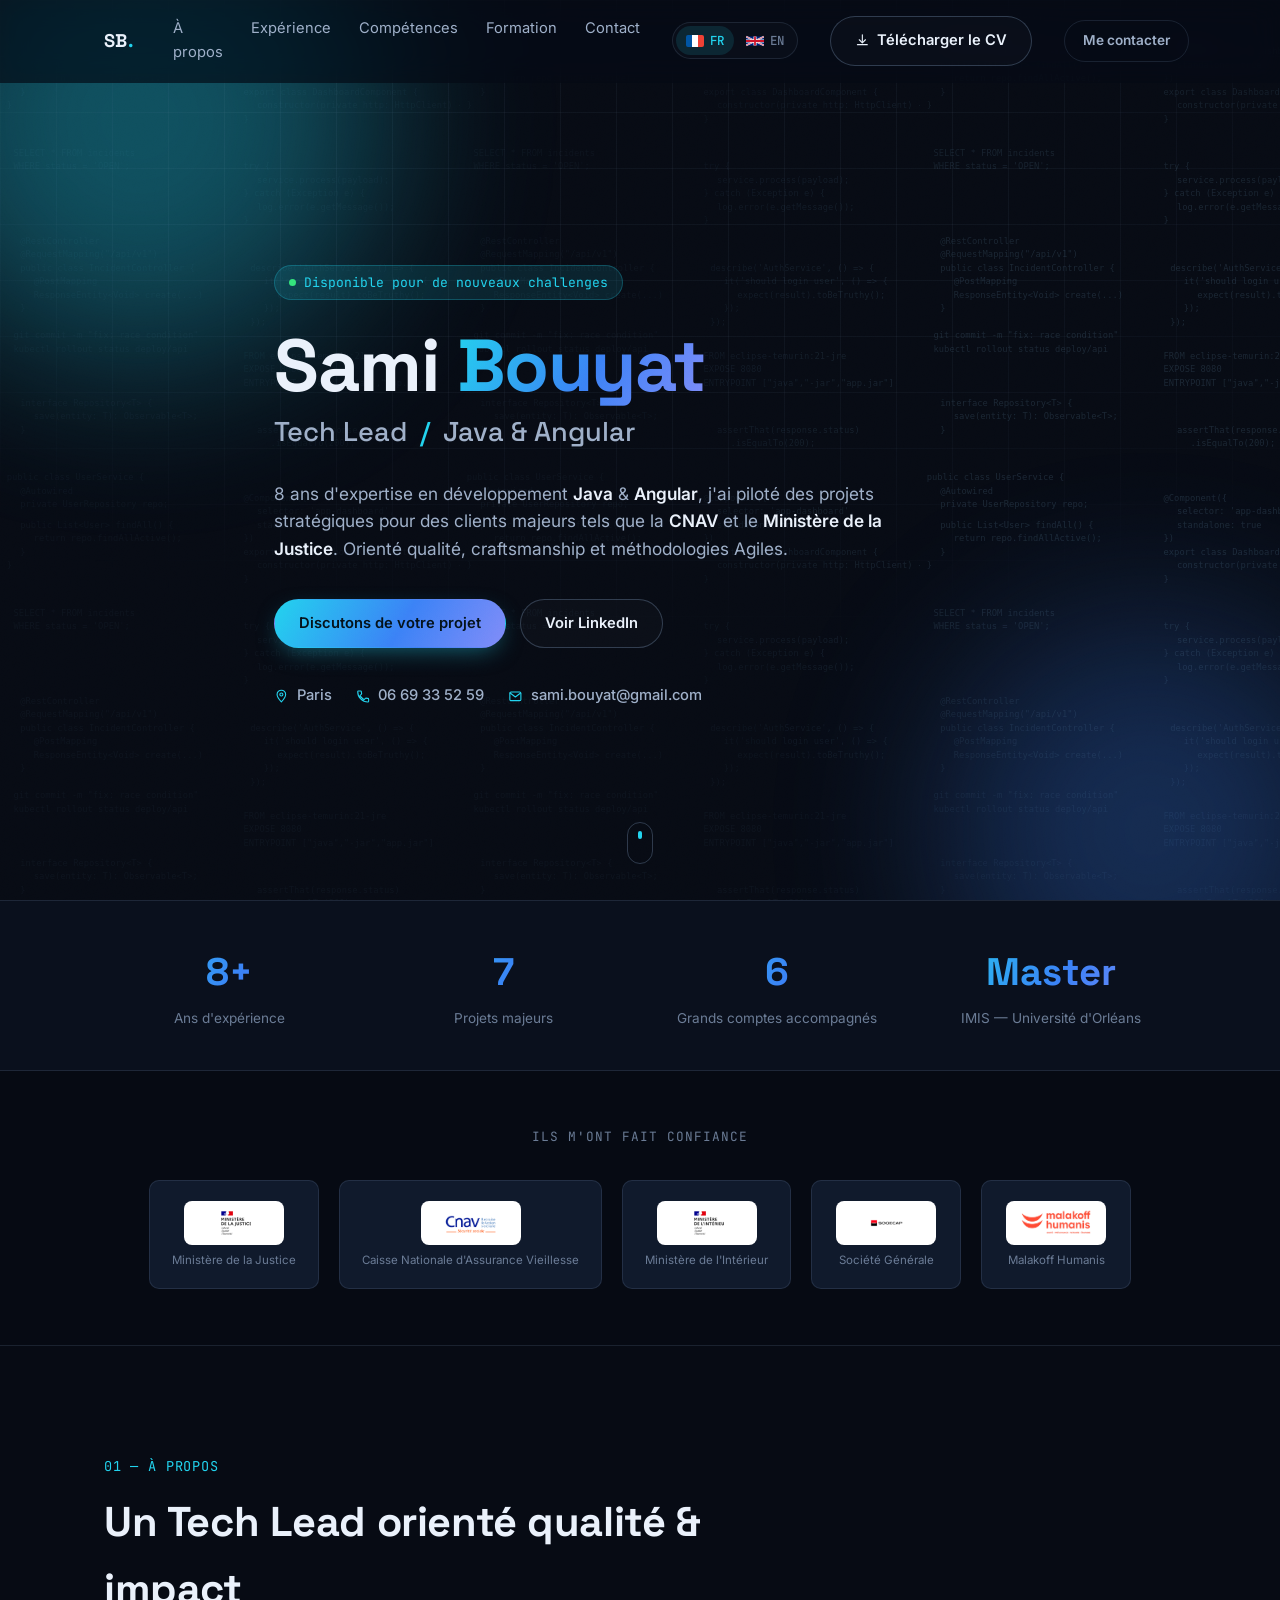
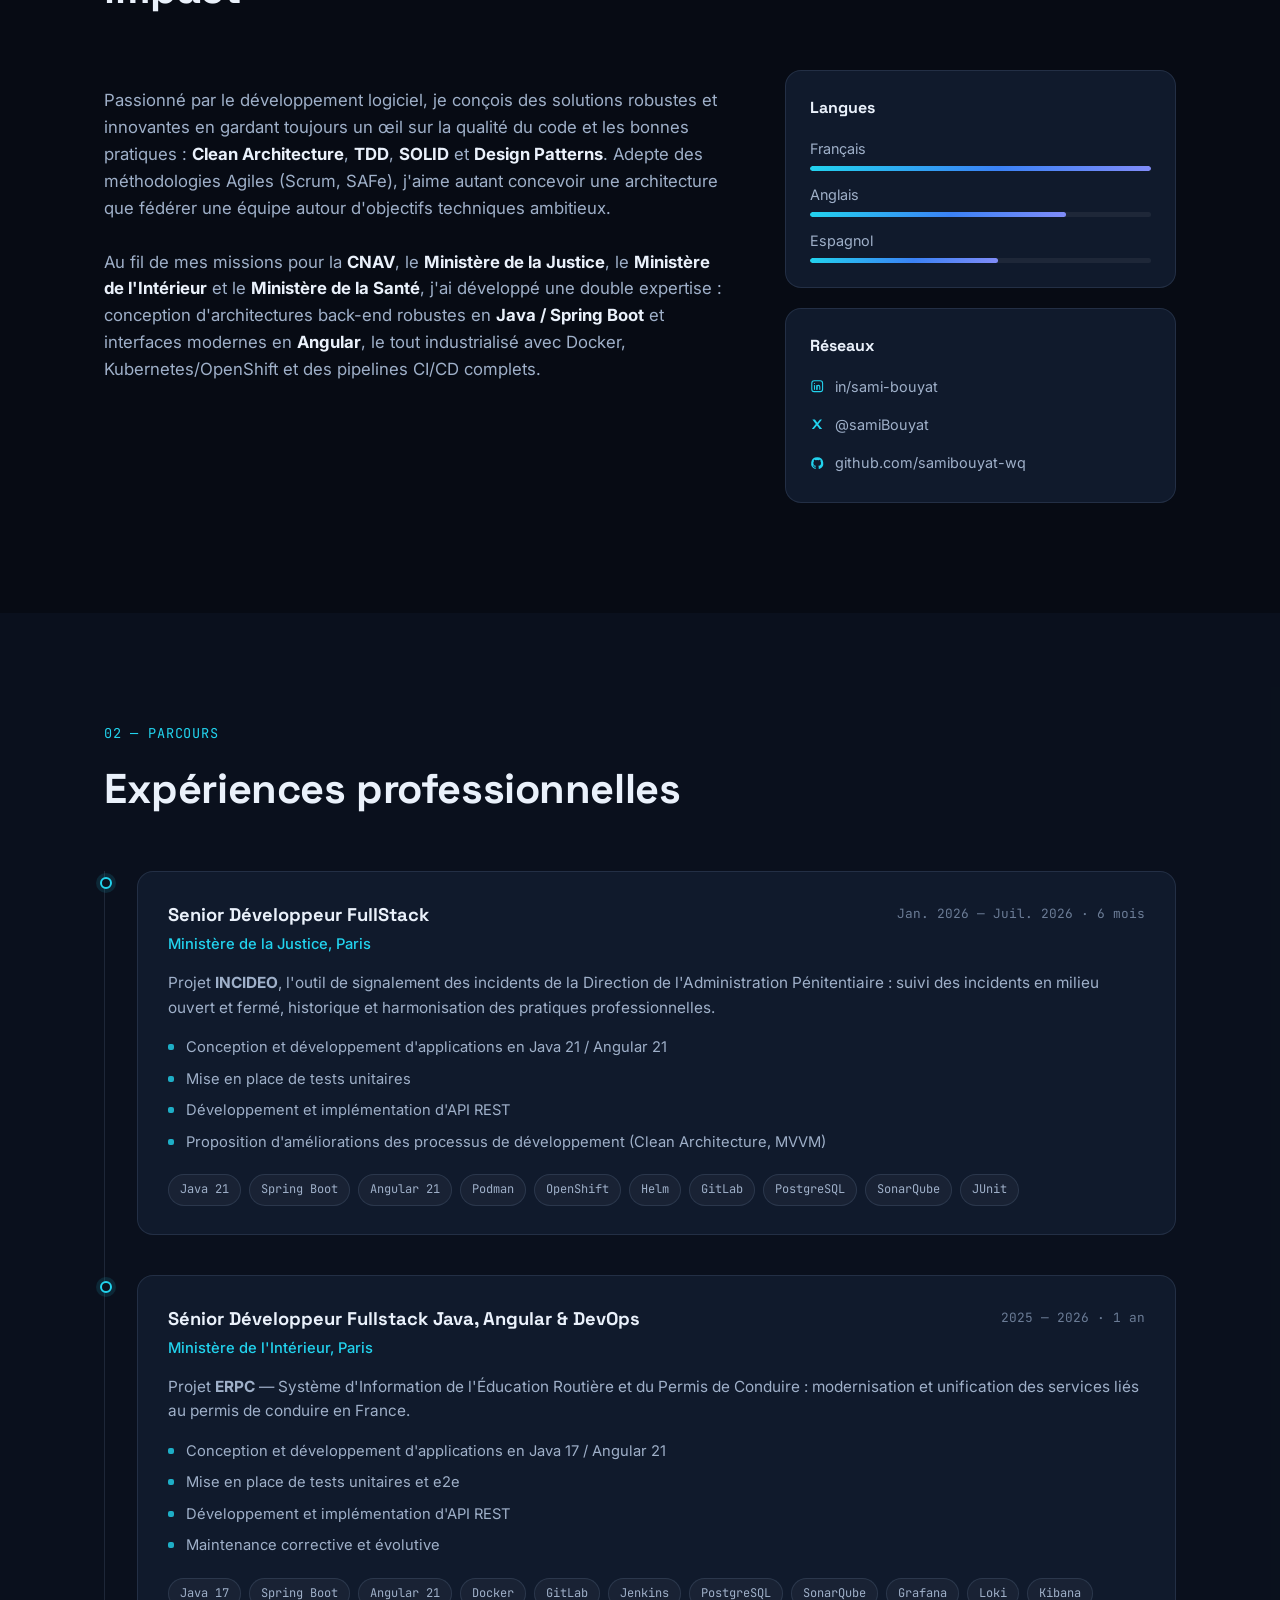
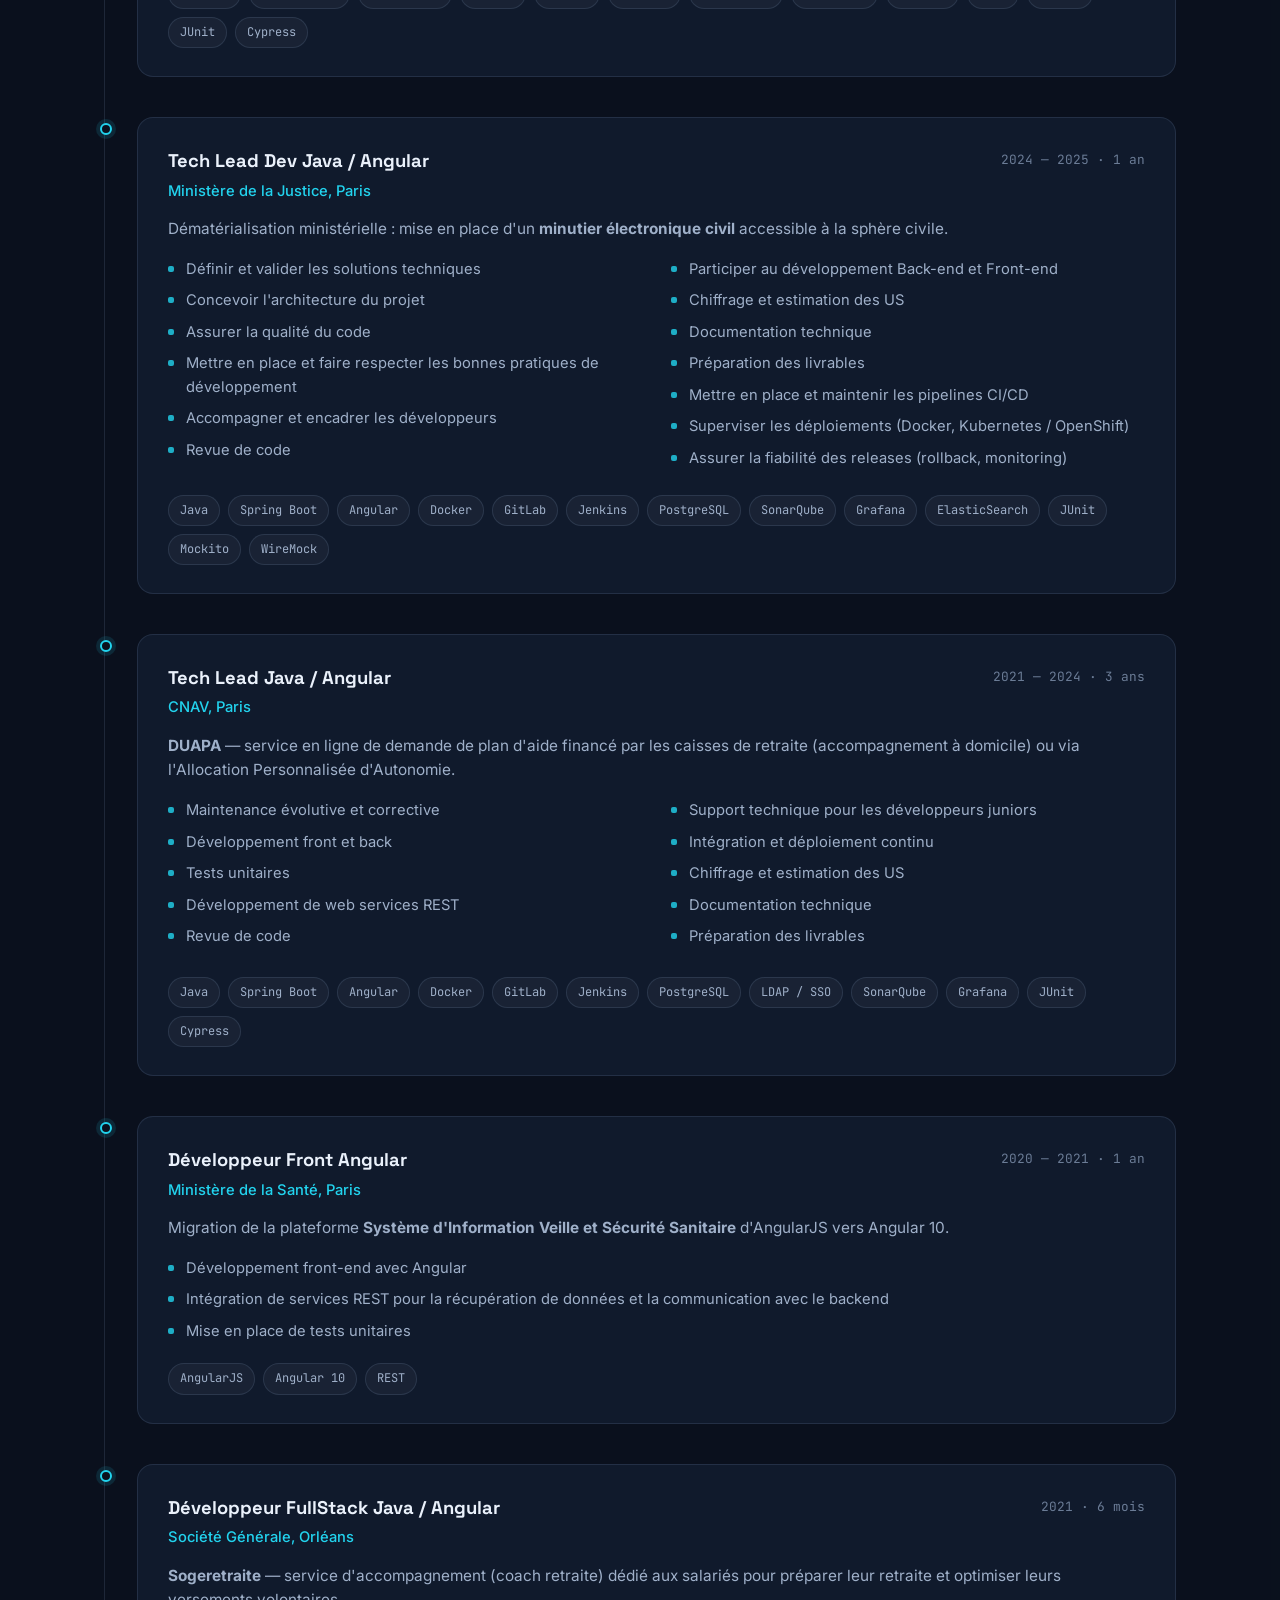
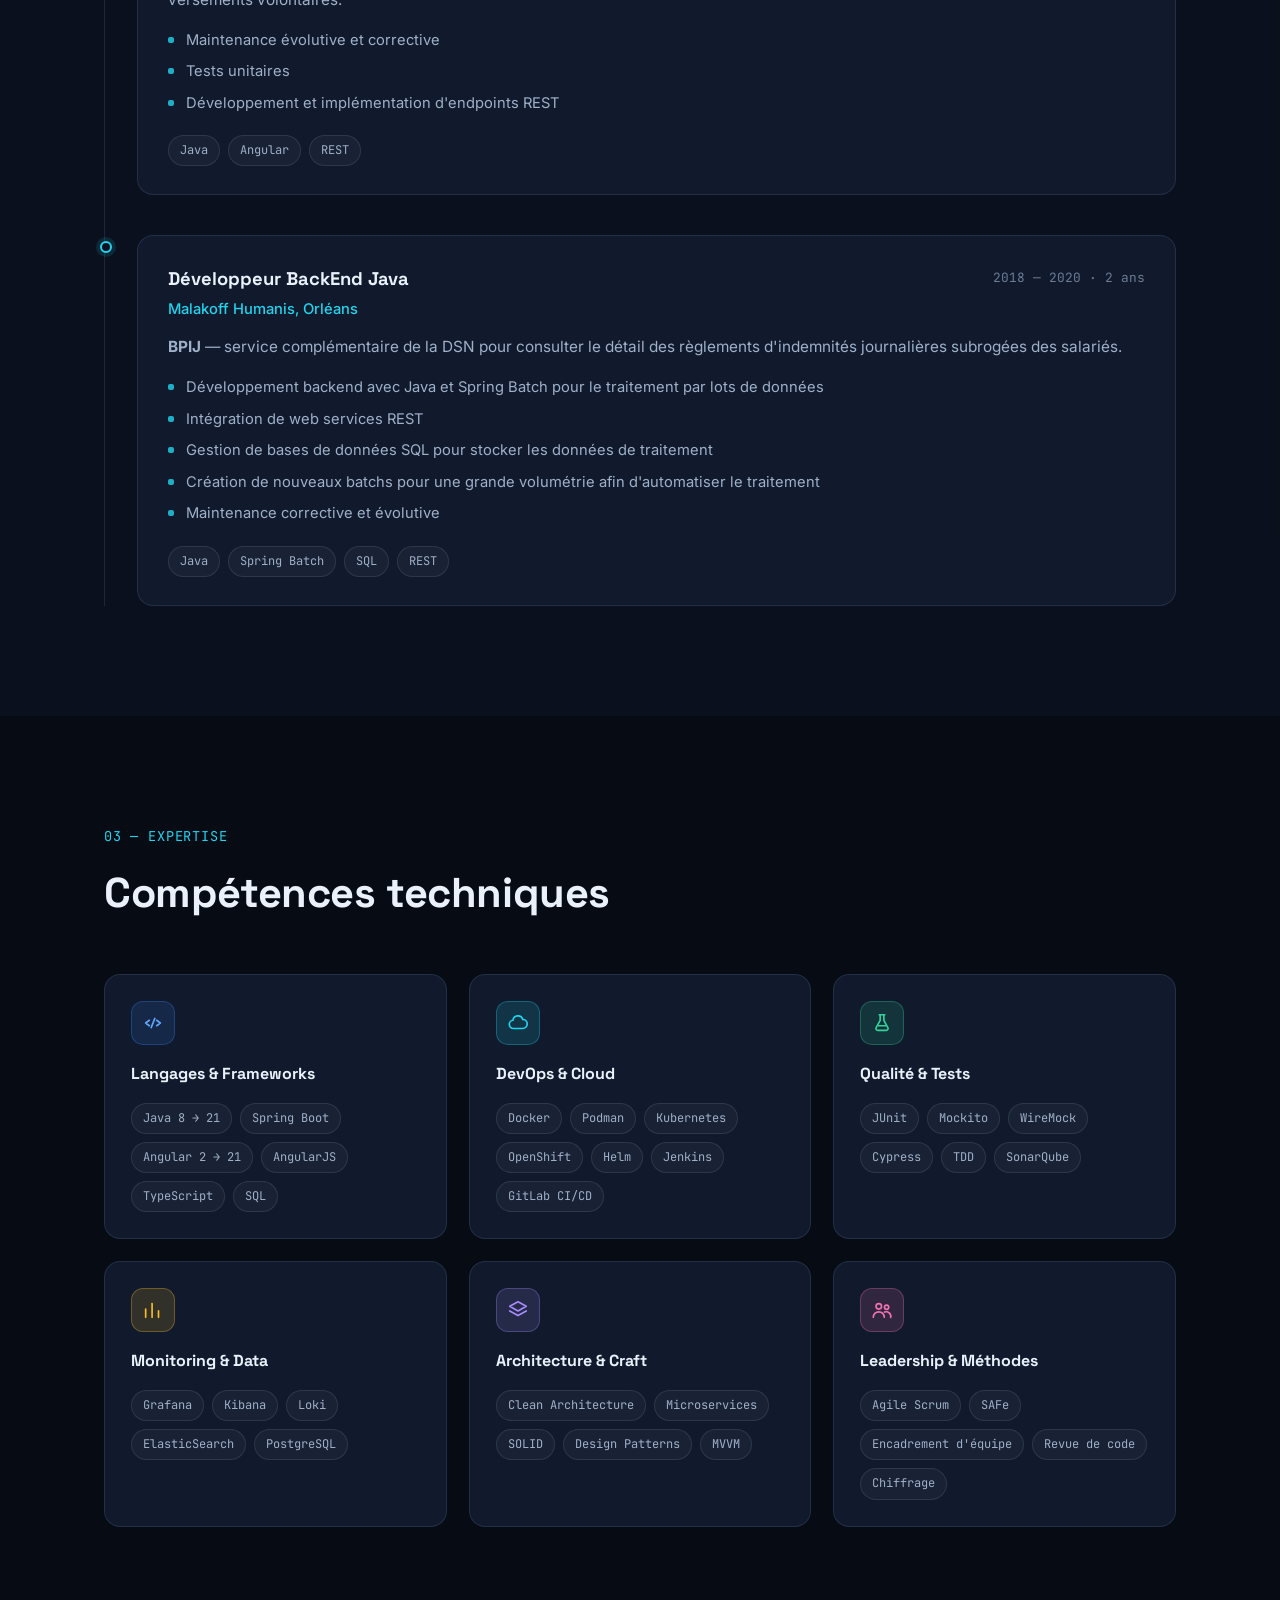
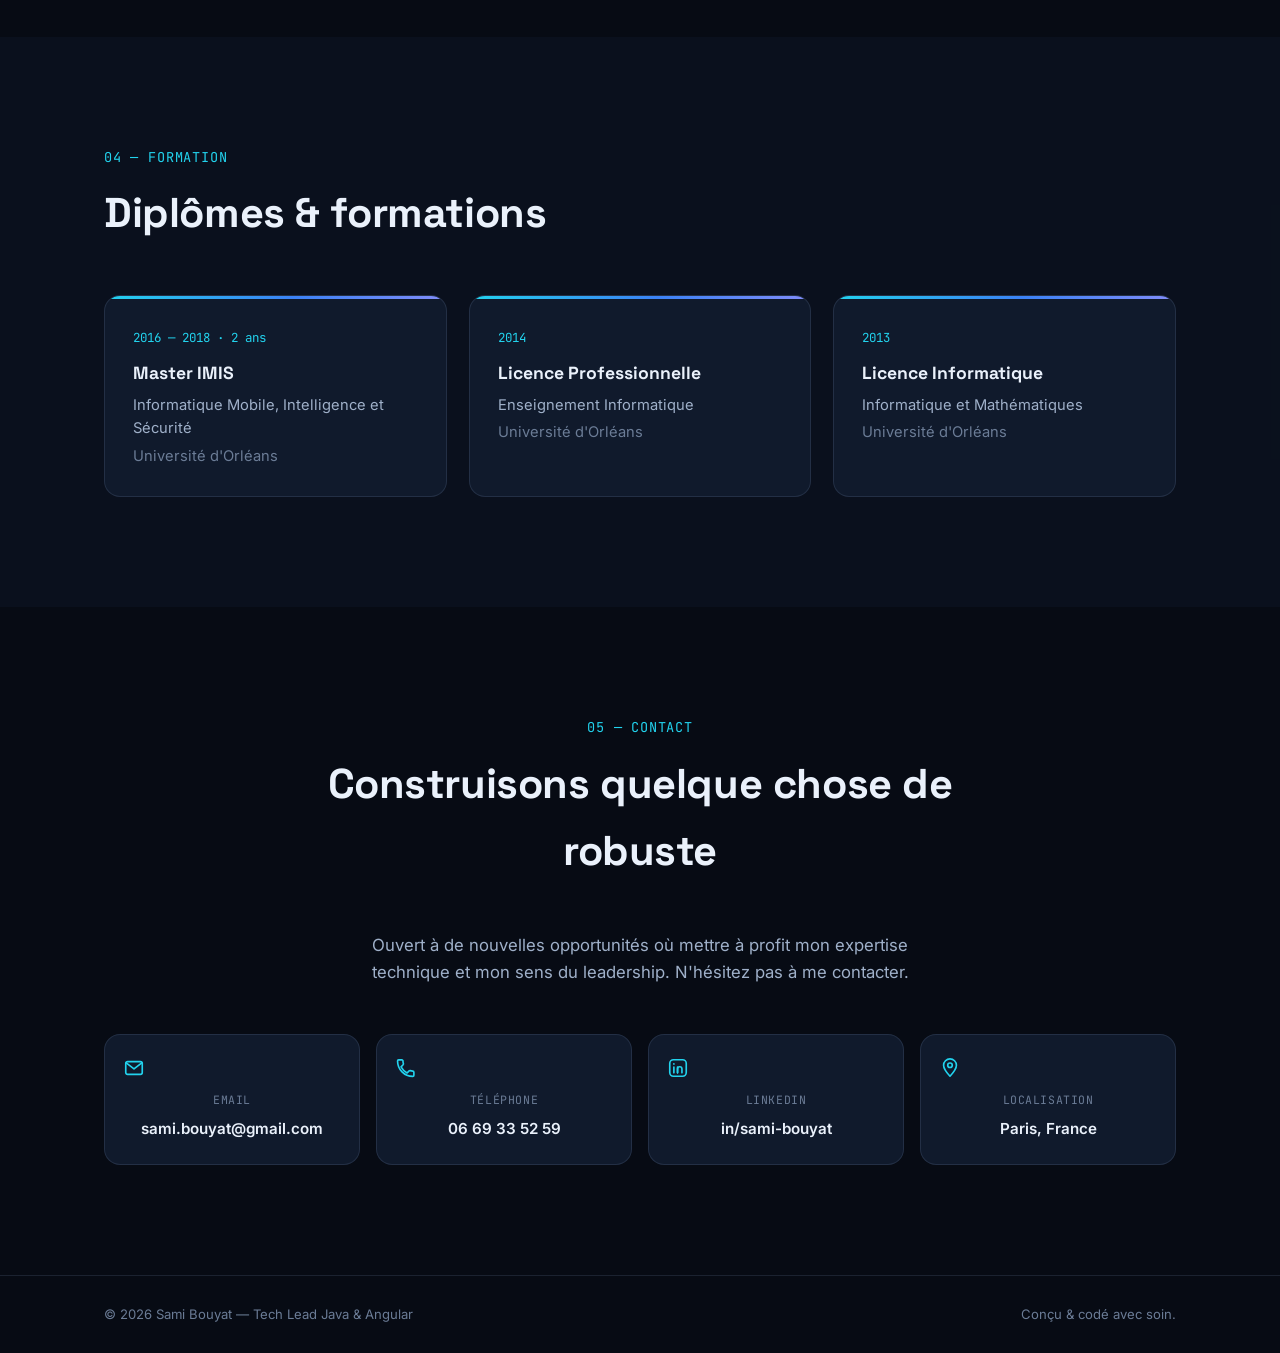
<file: index.html>
<!DOCTYPE html>
<html lang="fr">
<head>
<meta charset="UTF-8">
<meta name="viewport" content="width=device-width, initial-scale=1.0">
<title>Sami Bouyat — Tech Lead Java &amp; Angular</title>
<meta name="description" content="Portfolio de Sami Bouyat, Tech Lead Java &amp; Angular avec 8 ans d'expérience sur des projets pour CNAV, Ministère de la Justice, Ministère de l'Intérieur.">
<meta property="og:title" content="Sami Bouyat — Tech Lead Java & Angular">
<meta property="og:description" content="8 ans d'expertise en développement Java / Angular sur des projets pour CNAV, Ministère de la Justice, Ministère de l'Intérieur.">
<meta property="og:type" content="website">
<meta property="og:url" content="https://samibouyat-wq.github.io/portfolio/">
<meta name="twitter:card" content="summary">
<meta name="theme-color" content="#070b14">
<link rel="icon" href="data:image/svg+xml,%3Csvg xmlns='http://www.w3.org/2000/svg' viewBox='0 0 64 64'%3E%3Crect width='64' height='64' rx='14' fill='%23070b14'/%3E%3Ctext x='32' y='42' font-family='Arial,sans-serif' font-size='26' font-weight='700' text-anchor='middle' fill='%2322d3ee'%3ESB%3C/text%3E%3C/svg%3E">
<link rel="preconnect" href="https://fonts.googleapis.com">
<link rel="preconnect" href="https://fonts.gstatic.com" crossorigin>
<link href="https://fonts.googleapis.com/css2?family=Space+Grotesk:wght@500;600;700&family=Inter:wght@400;500;600;700&family=JetBrains+Mono:wght@400;500&display=swap" rel="stylesheet">
<link rel="stylesheet" href="css/style.css">
</head>
<body>

<svg style="display:none" aria-hidden="true">
  <symbol id="i-pin" viewBox="0 0 24 24" fill="none" stroke="currentColor" stroke-width="1.8" stroke-linecap="round" stroke-linejoin="round">
    <path d="M12 21s7-7.5 7-12a7 7 0 1 0-14 0c0 4.5 7 12 7 12z"/><circle cx="12" cy="9" r="2.5"/>
  </symbol>
  <symbol id="i-phone" viewBox="0 0 24 24" fill="none" stroke="currentColor" stroke-width="1.8" stroke-linecap="round" stroke-linejoin="round">
    <path d="M6.6 10.8a15.9 15.9 0 0 0 6.6 6.6l2.2-2.2a1.2 1.2 0 0 1 1.2-.3c.9.28 1.86.44 2.8.45.66 0 1.2.54 1.2 1.2V20a1.2 1.2 0 0 1-1.2 1.2A16.8 16.8 0 0 1 2.8 4.4 1.2 1.2 0 0 1 4 3.2h3.5a1.2 1.2 0 0 1 1.2 1.2c.01.94.17 1.9.45 2.8a1.2 1.2 0 0 1-.3 1.2z"/>
  </symbol>
  <symbol id="i-mail" viewBox="0 0 24 24" fill="none" stroke="currentColor" stroke-width="1.8" stroke-linecap="round" stroke-linejoin="round">
    <rect x="3" y="5" width="18" height="14" rx="2"/><path d="M3.5 6.5 12 13l8.5-6.5"/>
  </symbol>
  <symbol id="i-linkedin" viewBox="0 0 24 24" fill="none" stroke="currentColor" stroke-width="1.8" stroke-linecap="round" stroke-linejoin="round">
    <rect x="3" y="3" width="18" height="18" rx="4"/><circle cx="7.5" cy="7.5" r="1" fill="currentColor" stroke="none"/><path d="M7.5 11v6.3"/><path d="M11.5 17.3V13a2.4 2.4 0 0 1 4.8 0v4.3"/><path d="M11.5 11v6.3"/>
  </symbol>
  <symbol id="i-github" viewBox="0 0 24 24" fill="currentColor" stroke="none">
    <path d="M12 2a10 10 0 0 0-3.16 19.5c.5.09.68-.22.68-.48v-1.7c-2.78.6-3.37-1.34-3.37-1.34-.46-1.15-1.11-1.46-1.11-1.46-.9-.62.07-.6.07-.6 1 .07 1.53 1.03 1.53 1.03.9 1.52 2.34 1.08 2.91.83.09-.65.35-1.08.63-1.33-2.22-.25-4.56-1.11-4.56-4.94 0-1.09.39-1.98 1.03-2.68-.1-.25-.45-1.27.1-2.65 0 0 .84-.27 2.75 1.02a9.5 9.5 0 0 1 5 0c1.91-1.3 2.75-1.02 2.75-1.02.55 1.38.2 2.4.1 2.65.64.7 1.03 1.59 1.03 2.68 0 3.84-2.34 4.68-4.57 4.93.36.31.68.92.68 1.85v2.75c0 .26.18.58.69.48A10 10 0 0 0 12 2z"/>
  </symbol>
  <symbol id="i-x" viewBox="0 0 24 24" fill="currentColor" stroke="none">
    <path d="M4 4h4.2l4 5.5L16.6 4H20l-6.3 8.1L20.3 20H16l-4.4-6-5 6H3l6.7-8.4z"/>
  </symbol>
  <symbol id="i-code" viewBox="0 0 24 24" fill="none" stroke="currentColor" stroke-width="1.8" stroke-linecap="round" stroke-linejoin="round">
    <path d="M8 9 4 12l4 3"/><path d="M16 9l4 3-4 3"/><path d="m14 7-4 10"/>
  </symbol>
  <symbol id="i-cloud" viewBox="0 0 24 24" fill="none" stroke="currentColor" stroke-width="1.8" stroke-linecap="round" stroke-linejoin="round">
    <path d="M7 18a4.5 4.5 0 0 1-.5-8.97A5.5 5.5 0 0 1 17.2 8.1 4 4 0 0 1 17 18H7z"/>
  </symbol>
  <symbol id="i-flask" viewBox="0 0 24 24" fill="none" stroke="currentColor" stroke-width="1.8" stroke-linecap="round" stroke-linejoin="round">
    <path d="M9 3h6"/><path d="M10 3v6.2L5.6 17a2 2 0 0 0 1.7 3h9.4a2 2 0 0 0 1.7-3L14 9.2V3"/><path d="M8 15h8"/>
  </symbol>
  <symbol id="i-chart" viewBox="0 0 24 24" fill="none" stroke="currentColor" stroke-width="1.8" stroke-linecap="round" stroke-linejoin="round">
    <path d="M4 20V11"/><path d="M11 20V5"/><path d="M18 20v-7"/>
  </symbol>
  <symbol id="i-layers" viewBox="0 0 24 24" fill="none" stroke="currentColor" stroke-width="1.8" stroke-linecap="round" stroke-linejoin="round">
    <path d="m12 3 9 5-9 5-9-5 9-5z"/><path d="m3 13 9 5 9-5"/>
  </symbol>
  <symbol id="i-users" viewBox="0 0 24 24" fill="none" stroke="currentColor" stroke-width="1.8" stroke-linecap="round" stroke-linejoin="round">
    <circle cx="8.5" cy="8" r="3"/><path d="M2.5 20a6 6 0 0 1 12 0"/><circle cx="17" cy="9" r="2.3"/><path d="M14.7 14.3A5 5 0 0 1 21.5 20"/>
  </symbol>
  <symbol id="flag-fr" viewBox="0 0 3 2">
    <rect width="1" height="2" x="0" fill="#0055A4"/><rect width="1" height="2" x="1" fill="#fff"/><rect width="1" height="2" x="2" fill="#EF4135"/>
  </symbol>
  <symbol id="flag-gb" viewBox="0 0 60 30">
    <rect width="60" height="30" fill="#00247d"/>
    <path d="M0 0 L60 30 M60 0 L0 30" stroke="#fff" stroke-width="6"/>
    <path d="M0 0 L60 30 M60 0 L0 30" stroke="#cf142b" stroke-width="2"/>
    <path d="M30 0 V30 M0 15 H60" stroke="#fff" stroke-width="10"/>
    <path d="M30 0 V30 M0 15 H60" stroke="#cf142b" stroke-width="6"/>
  </symbol>
  <symbol id="i-download" viewBox="0 0 24 24" fill="none" stroke="currentColor" stroke-width="1.8" stroke-linecap="round" stroke-linejoin="round">
    <path d="M12 3v12"/><path d="m7 11 5 5 5-5"/><path d="M4 19h16"/>
  </symbol>
</svg>

<div class="code-bg-global" aria-hidden="true"></div>
<div class="noise-overlay" aria-hidden="true"></div>

<header class="nav" id="nav">
  <div class="nav-inner">
    <a href="#top" class="nav-logo">SB<span class="dot">.</span></a>
    <nav class="nav-links" id="navLinks">
      <a href="#about" data-en="About">À propos</a>
      <a href="#experience" data-en="Experience">Expérience</a>
      <a href="#skills" data-en="Skills">Compétences</a>
      <a href="#education" data-en="Education">Formation</a>
      <a href="#contact" data-en="Contact">Contact</a>
    </nav>
    <div class="lang-switch" role="group" aria-label="Langue / Language">
      <button class="lang-btn active" data-lang="fr" aria-pressed="true"><svg class="flag"><use href="#flag-fr"/></svg> FR</button>
      <button class="lang-btn" data-lang="en" aria-pressed="false"><svg class="flag"><use href="#flag-gb"/></svg> EN</button>
    </div>
    <a href="assets/cv/Sami_Bouyat_CV_FR.pdf" target="_blank" rel="noopener" class="btn btn-outline nav-cv" id="cvDownload">
      <svg class="icon"><use href="#i-download"/></svg> <span data-en="Download CV">Télécharger le CV</span>
    </a>
    <a href="#contact" class="btn btn-ghost nav-cta" data-en="Contact me">Me contacter</a>
    <button class="nav-toggle" id="navToggle" aria-label="Ouvrir le menu" aria-expanded="false">
      <span></span><span></span><span></span>
    </button>
  </div>
</header>

<main id="top">

  <!-- HERO -->
  <section class="hero">
    <div class="hero-bg" aria-hidden="true">
      <div class="glow glow-1"></div>
      <div class="glow glow-2"></div>
      <div class="code-pattern"></div>
      <div class="grid-lines"></div>
    </div>
    <div class="container hero-inner">
      <p class="hero-eyebrow reveal">
        <span class="status-dot"></span> <span data-en="Open to new challenges">Disponible pour de nouveaux challenges</span>
      </p>
      <h1 class="hero-title reveal">
        Sami <span class="text-gradient">Bouyat</span>
      </h1>
      <h2 class="hero-role reveal">Tech Lead <span class="slash">/</span> Java &amp; Angular</h2>
      <p class="hero-text reveal" data-en="8 years of expertise in &lt;strong&gt;Java&lt;/strong&gt; &amp; &lt;strong&gt;Angular&lt;/strong&gt; development, leading strategic projects for major clients such as the &lt;strong&gt;CNAV&lt;/strong&gt; (French pension fund) and the &lt;strong&gt;Ministry of Justice&lt;/strong&gt;. Focused on quality, craftsmanship, and Agile methodologies.">
        8 ans d'expertise en développement <strong>Java</strong> &amp; <strong>Angular</strong>, j'ai piloté des
        projets stratégiques pour des clients majeurs tels que la <strong>CNAV</strong> et le
        <strong>Ministère de la Justice</strong>. Orienté qualité, craftsmanship et méthodologies Agiles.
      </p>
      <div class="hero-actions reveal">
        <a href="#contact" class="btn btn-primary" data-en="Let's talk about your project">Discutons de votre projet</a>
        <a href="https://linkedin.com/in/sami-bouyat" target="_blank" rel="noopener" class="btn btn-outline" data-en="View LinkedIn">Voir LinkedIn</a>
      </div>
      <div class="hero-meta reveal">
        <span><svg class="icon"><use href="#i-pin"/></svg> Paris</span>
        <span><svg class="icon"><use href="#i-phone"/></svg> 06 69 33 52 59</span>
        <span><svg class="icon"><use href="#i-mail"/></svg> sami.bouyat@gmail.com</span>
      </div>
    </div>
    <a href="#about" class="scroll-cue" aria-label="Défiler vers le bas"><span></span></a>
  </section>

  <!-- STATS STRIP -->
  <section class="stats-strip reveal">
    <div class="container stats-grid">
      <div class="stat"><span class="stat-num">8+</span><span class="stat-label" data-en="Years of experience">Ans d'expérience</span></div>
      <div class="stat"><span class="stat-num">7</span><span class="stat-label" data-en="Major projects">Projets majeurs</span></div>
      <div class="stat"><span class="stat-num">6</span><span class="stat-label" data-en="Enterprise clients">Grands comptes accompagnés</span></div>
      <div class="stat"><span class="stat-num">Master</span><span class="stat-label" data-en="IMIS — University of Orléans">IMIS — Université d'Orléans</span></div>
    </div>
  </section>

  <!-- CLIENTS -->
  <section class="clients-strip reveal">
    <div class="container">
      <p class="clients-label" data-en="Trusted by">Ils m'ont fait confiance</p>
      <div class="clients-grid">
        <div class="client-badge">
          <span class="client-logo"><img src="assets/logos/ministere-justice.png" alt="Ministère de la Justice" loading="lazy"></span>
          <span class="client-name" data-en="French Ministry of Justice">Ministère de la Justice</span>
        </div>
        <div class="client-badge">
          <span class="client-logo"><img src="assets/logos/cnav.png" alt="CNAV" loading="lazy"></span>
          <span class="client-name" data-en="National Pension Insurance Fund">Caisse Nationale d'Assurance Vieillesse</span>
        </div>
        <div class="client-badge">
          <span class="client-logo"><img src="assets/logos/ministere-interieur.png" alt="Ministère de l'Intérieur" loading="lazy"></span>
          <span class="client-name" data-en="French Ministry of the Interior">Ministère de l'Intérieur</span>
        </div>
        <div class="client-badge">
          <span class="client-logo"><img src="assets/logos/societe-generale.png" alt="Société Générale" loading="lazy"></span>
          <span class="client-name">Société Générale</span>
        </div>
        <div class="client-badge">
          <span class="client-logo"><img src="assets/logos/malakoff-humanis.png" alt="Malakoff Humanis" loading="lazy"></span>
          <span class="client-name">Malakoff Humanis</span>
        </div>
      </div>
    </div>
  </section>

  <!-- ABOUT -->
  <section class="section" id="about">
    <div class="container">
      <p class="section-kicker reveal" data-en="01 — About">01 — À propos</p>
      <h2 class="section-title reveal" data-en="A quality &amp; impact-driven Tech Lead">Un Tech Lead orienté qualité &amp; impact</h2>
      <div class="about-grid">
        <p class="about-text reveal" data-en="Passionate about software development, I design robust and innovative solutions while always keeping an eye on code quality and best practices: &lt;strong&gt;Clean Architecture&lt;/strong&gt;, &lt;strong&gt;TDD&lt;/strong&gt;, &lt;strong&gt;SOLID&lt;/strong&gt; and &lt;strong&gt;Design Patterns&lt;/strong&gt;. A firm believer in Agile methodologies (Scrum, SAFe), I enjoy designing architecture as much as rallying a team around ambitious technical goals.&lt;br&gt;&lt;br&gt;Throughout my missions for &lt;strong&gt;CNAV&lt;/strong&gt;, the &lt;strong&gt;Ministry of Justice&lt;/strong&gt;, the &lt;strong&gt;Ministry of the Interior&lt;/strong&gt; and the &lt;strong&gt;Ministry of Health&lt;/strong&gt;, I have developed dual expertise: designing robust back-end architectures in &lt;strong&gt;Java / Spring Boot&lt;/strong&gt; and modern interfaces in &lt;strong&gt;Angular&lt;/strong&gt;, all industrialized with Docker, Kubernetes/OpenShift and full CI/CD pipelines.">
          Passionné par le développement logiciel, je conçois des solutions robustes et innovantes en gardant
          toujours un œil sur la qualité du code et les bonnes pratiques : <strong>Clean Architecture</strong>,
          <strong>TDD</strong>, <strong>SOLID</strong> et <strong>Design Patterns</strong>. Adepte des méthodologies
          Agiles (Scrum, SAFe), j'aime autant concevoir une architecture que fédérer une équipe autour d'objectifs
          techniques ambitieux.
          <br><br>
          Au fil de mes missions pour la <strong>CNAV</strong>, le <strong>Ministère de la Justice</strong>, le
          <strong>Ministère de l'Intérieur</strong> et le <strong>Ministère de la Santé</strong>, j'ai développé une
          double expertise : conception d'architectures back-end robustes en <strong>Java / Spring Boot</strong> et
          interfaces modernes en <strong>Angular</strong>, le tout industrialisé avec Docker, Kubernetes/OpenShift et
          des pipelines CI/CD complets.
        </p>
        <div class="about-side reveal">
          <div class="info-card">
            <h3 data-en="Languages">Langues</h3>
            <ul class="lang-list">
              <li><span data-en="French">Français</span><span class="lang-bar"><i style="width:100%"></i></span></li>
              <li><span data-en="English">Anglais</span><span class="lang-bar"><i style="width:75%"></i></span></li>
              <li><span data-en="Spanish">Espagnol</span><span class="lang-bar"><i style="width:55%"></i></span></li>
            </ul>
          </div>
          <div class="info-card">
            <h3 data-en="Connect">Réseaux</h3>
            <ul class="social-list">
              <li><a href="https://linkedin.com/in/sami-bouyat" target="_blank" rel="noopener"><svg class="icon"><use href="#i-linkedin"/></svg> in/sami-bouyat</a></li>
              <li><a href="https://twitter.com/samiBouyat" target="_blank" rel="noopener"><svg class="icon"><use href="#i-x"/></svg> @samiBouyat</a></li>
              <li><a href="https://github.com/samibouyat-wq" target="_blank" rel="noopener"><svg class="icon"><use href="#i-github"/></svg> github.com/samibouyat-wq</a></li>
            </ul>
          </div>
        </div>
      </div>
    </div>
  </section>

  <!-- EXPERIENCE -->
  <section class="section section-alt" id="experience">
    <div class="container">
      <p class="section-kicker reveal" data-en="02 — Experience">02 — Parcours</p>
      <h2 class="section-title reveal" data-en="Professional Experience">Expériences professionnelles</h2>

      <div class="timeline">

        <article class="tl-item reveal">
          <div class="tl-marker"></div>
          <div class="tl-card">
            <div class="tl-head">
              <div>
                <h3 data-en="Senior Fullstack Developer">Senior Développeur FullStack</h3>
                <p class="tl-company">Ministère de la Justice, Paris</p>
              </div>
              <span class="tl-date" data-en="Jan 2026 – Jul 2026 · 6 months">Jan. 2026 — Juil. 2026 · 6 mois</span>
            </div>
            <p class="tl-desc" data-en="INCIDEO project — the incident reporting tool for the French Prison Administration Directorate: tracking incidents in both open and closed custody settings, maintaining a historical record, and harmonizing professional practices.">
              Projet <strong>INCIDEO</strong>, l'outil de signalement des incidents de la Direction de l'Administration
              Pénitentiaire : suivi des incidents en milieu ouvert et fermé, historique et harmonisation des pratiques
              professionnelles.
            </p>
            <ul class="tl-bullets">
              <li data-en="Designed and developed applications in Java 21 / Angular 21">Conception et développement d'applications en Java 21 / Angular 21</li>
              <li data-en="Implemented unit tests">Mise en place de tests unitaires</li>
              <li data-en="Developed and implemented REST APIs">Développement et implémentation d'API REST</li>
              <li data-en="Proposed improvements to development processes (Clean Architecture, MVVM)">Proposition d'améliorations des processus de développement (Clean Architecture, MVVM)</li>
            </ul>
            <div class="tag-row">
              <span class="tag">Java 21</span><span class="tag">Spring Boot</span><span class="tag">Angular 21</span>
              <span class="tag">Podman</span><span class="tag">OpenShift</span><span class="tag">Helm</span>
              <span class="tag">GitLab</span><span class="tag">PostgreSQL</span><span class="tag">SonarQube</span><span class="tag">JUnit</span>
            </div>
          </div>
        </article>

        <article class="tl-item reveal">
          <div class="tl-marker"></div>
          <div class="tl-card">
            <div class="tl-head">
              <div>
                <h3 data-en="Senior Fullstack Developer — Java, Angular &amp; DevOps">Sénior Développeur Fullstack Java, Angular &amp; DevOps</h3>
                <p class="tl-company">Ministère de l'Intérieur, Paris</p>
              </div>
              <span class="tl-date" data-en="2025 – 2026 · 1 year">2025 — 2026 · 1 an</span>
            </div>
            <p class="tl-desc" data-en="ERPC project — Road Safety Education and Driving Licence Information System: modernizing and unifying driving licence-related services across France.">
              Projet <strong>ERPC</strong> — Système d'Information de l'Éducation Routière et du Permis de Conduire :
              modernisation et unification des services liés au permis de conduire en France.
            </p>
            <ul class="tl-bullets">
              <li data-en="Designed and developed applications in Java 17 / Angular 21">Conception et développement d'applications en Java 17 / Angular 21</li>
              <li data-en="Implemented unit and e2e tests">Mise en place de tests unitaires et e2e</li>
              <li data-en="Developed and implemented REST APIs">Développement et implémentation d'API REST</li>
              <li data-en="Corrective and evolutive maintenance">Maintenance corrective et évolutive</li>
            </ul>
            <div class="tag-row">
              <span class="tag">Java 17</span><span class="tag">Spring Boot</span><span class="tag">Angular 21</span>
              <span class="tag">Docker</span><span class="tag">GitLab</span><span class="tag">Jenkins</span><span class="tag">PostgreSQL</span>
              <span class="tag">SonarQube</span><span class="tag">Grafana</span><span class="tag">Loki</span><span class="tag">Kibana</span>
              <span class="tag">JUnit</span><span class="tag">Cypress</span>
            </div>
          </div>
        </article>

        <article class="tl-item reveal">
          <div class="tl-marker"></div>
          <div class="tl-card">
            <div class="tl-head">
              <div>
                <h3 data-en="Tech Lead Developer — Java / Angular">Tech Lead Dev Java / Angular</h3>
                <p class="tl-company">Ministère de la Justice, Paris</p>
              </div>
              <span class="tl-date" data-en="2024 – 2025 · 1 year">2024 — 2025 · 1 an</span>
            </div>
            <p class="tl-desc" data-en="Ministerial digitalization initiative: implementation of an electronic civil records register accessible to civil-sector users.">
              Dématérialisation ministérielle : mise en place d'un <strong>minutier électronique civil</strong>
              accessible à la sphère civile.
            </p>
            <ul class="tl-bullets tl-bullets-wide">
              <li data-en="Define and validate technical solutions">Définir et valider les solutions techniques</li>
              <li data-en="Design the project architecture">Concevoir l'architecture du projet</li>
              <li data-en="Ensure code quality">Assurer la qualité du code</li>
              <li data-en="Establish and enforce development best practices">Mettre en place et faire respecter les bonnes pratiques de développement</li>
              <li data-en="Mentor and supervise developers">Accompagner et encadrer les développeurs</li>
              <li data-en="Code reviews">Revue de code</li>
              <li data-en="Contribute to Back-end and Front-end development">Participer au développement Back-end et Front-end</li>
              <li data-en="Effort estimation and sizing of user stories">Chiffrage et estimation des US</li>
              <li data-en="Technical documentation">Documentation technique</li>
              <li data-en="Deliverables preparation">Préparation des livrables</li>
              <li data-en="Set up and maintain CI/CD pipelines">Mettre en place et maintenir les pipelines CI/CD</li>
              <li data-en="Oversee deployments (Docker, Kubernetes / OpenShift)">Superviser les déploiements (Docker, Kubernetes / OpenShift)</li>
              <li data-en="Ensure release reliability (rollback, monitoring)">Assurer la fiabilité des releases (rollback, monitoring)</li>
            </ul>
            <div class="tag-row">
              <span class="tag">Java</span><span class="tag">Spring Boot</span><span class="tag">Angular</span>
              <span class="tag">Docker</span><span class="tag">GitLab</span><span class="tag">Jenkins</span><span class="tag">PostgreSQL</span>
              <span class="tag">SonarQube</span><span class="tag">Grafana</span><span class="tag">ElasticSearch</span>
              <span class="tag">JUnit</span><span class="tag">Mockito</span><span class="tag">WireMock</span>
            </div>
          </div>
        </article>

        <article class="tl-item reveal">
          <div class="tl-marker"></div>
          <div class="tl-card">
            <div class="tl-head">
              <div>
                <h3 data-en="Tech Lead — Java / Angular">Tech Lead Java / Angular</h3>
                <p class="tl-company">CNAV, Paris</p>
              </div>
              <span class="tl-date" data-en="2021 – 2024 · 3 years">2021 — 2024 · 3 ans</span>
            </div>
            <p class="tl-desc" data-en="DUAPA — an online service for requesting a support plan funded by pension funds (home care assistance) or through the Personalized Autonomy Allowance.">
              <strong>DUAPA</strong> — service en ligne de demande de plan d'aide financé par les caisses de retraite
              (accompagnement à domicile) ou via l'Allocation Personnalisée d'Autonomie.
            </p>
            <ul class="tl-bullets tl-bullets-wide">
              <li data-en="Evolutive and corrective maintenance">Maintenance évolutive et corrective</li>
              <li data-en="Front-end and back-end development">Développement front et back</li>
              <li data-en="Unit tests">Tests unitaires</li>
              <li data-en="Development of REST web services">Développement de web services REST</li>
              <li data-en="Code reviews">Revue de code</li>
              <li data-en="Technical support for junior developers">Support technique pour les développeurs juniors</li>
              <li data-en="Continuous integration and deployment">Intégration et déploiement continu</li>
              <li data-en="Effort estimation and sizing of user stories">Chiffrage et estimation des US</li>
              <li data-en="Technical documentation">Documentation technique</li>
              <li data-en="Deliverables preparation">Préparation des livrables</li>
            </ul>
            <div class="tag-row">
              <span class="tag">Java</span><span class="tag">Spring Boot</span><span class="tag">Angular</span>
              <span class="tag">Docker</span><span class="tag">GitLab</span><span class="tag">Jenkins</span><span class="tag">PostgreSQL</span>
              <span class="tag">LDAP / SSO</span><span class="tag">SonarQube</span><span class="tag">Grafana</span>
              <span class="tag">JUnit</span><span class="tag">Cypress</span>
            </div>
          </div>
        </article>

        <article class="tl-item reveal">
          <div class="tl-marker"></div>
          <div class="tl-card">
            <div class="tl-head">
              <div>
                <h3 data-en="Angular Front-End Developer">Développeur Front Angular</h3>
                <p class="tl-company">Ministère de la Santé, Paris</p>
              </div>
              <span class="tl-date" data-en="2020 – 2021 · 1 year">2020 — 2021 · 1 an</span>
            </div>
            <p class="tl-desc" data-en="Migration of the Health Monitoring and Safety Information System platform from AngularJS to Angular 10.">
              Migration de la plateforme <strong>Système d'Information Veille et Sécurité Sanitaire</strong>
              d'AngularJS vers Angular 10.
            </p>
            <ul class="tl-bullets">
              <li data-en="Front-end development with Angular">Développement front-end avec Angular</li>
              <li data-en="Integrated REST services for data retrieval and backend communication">Intégration de services REST pour la récupération de données et la communication avec le backend</li>
              <li data-en="Implemented unit tests">Mise en place de tests unitaires</li>
            </ul>
            <div class="tag-row"><span class="tag">AngularJS</span><span class="tag">Angular 10</span><span class="tag">REST</span></div>
          </div>
        </article>

        <article class="tl-item reveal">
          <div class="tl-marker"></div>
          <div class="tl-card">
            <div class="tl-head">
              <div>
                <h3 data-en="Fullstack Developer — Java / Angular">Développeur FullStack Java / Angular</h3>
                <p class="tl-company">Société Générale, Orléans</p>
              </div>
              <span class="tl-date" data-en="2021 · 6 months">2021 · 6 mois</span>
            </div>
            <p class="tl-desc" data-en="Sogeretraite — a retirement coaching service for employees to help them prepare for retirement and optimize their voluntary contributions.">
              <strong>Sogeretraite</strong> — service d'accompagnement (coach retraite) dédié aux salariés pour
              préparer leur retraite et optimiser leurs versements volontaires.
            </p>
            <ul class="tl-bullets">
              <li data-en="Evolutive and corrective maintenance">Maintenance évolutive et corrective</li>
              <li data-en="Unit tests">Tests unitaires</li>
              <li data-en="Developed and implemented REST endpoints">Développement et implémentation d'endpoints REST</li>
            </ul>
            <div class="tag-row"><span class="tag">Java</span><span class="tag">Angular</span><span class="tag">REST</span></div>
          </div>
        </article>

        <article class="tl-item reveal">
          <div class="tl-marker"></div>
          <div class="tl-card">
            <div class="tl-head">
              <div>
                <h3 data-en="Backend Java Developer">Développeur BackEnd Java</h3>
                <p class="tl-company">Malakoff Humanis, Orléans</p>
              </div>
              <span class="tl-date" data-en="2018 – 2020 · 2 years">2018 — 2020 · 2 ans</span>
            </div>
            <p class="tl-desc" data-en="BPIJ — a complementary DSN service for reviewing detailed payment records of subrogated daily allowances for employees.">
              <strong>BPIJ</strong> — service complémentaire de la DSN pour consulter le détail des règlements
              d'indemnités journalières subrogées des salariés.
            </p>
            <ul class="tl-bullets">
              <li data-en="Backend development with Java and Spring Batch for batch data processing">Développement backend avec Java et Spring Batch pour le traitement par lots de données</li>
              <li data-en="Integrated REST web services">Intégration de web services REST</li>
              <li data-en="Managed SQL databases to store processing data">Gestion de bases de données SQL pour stocker les données de traitement</li>
              <li data-en="Built new batch jobs to automate high-volume processing">Création de nouveaux batchs pour une grande volumétrie afin d'automatiser le traitement</li>
              <li data-en="Corrective and evolutive maintenance">Maintenance corrective et évolutive</li>
            </ul>
            <div class="tag-row"><span class="tag">Java</span><span class="tag">Spring Batch</span><span class="tag">SQL</span><span class="tag">REST</span></div>
          </div>
        </article>

      </div>
    </div>
  </section>

  <!-- SKILLS -->
  <section class="section" id="skills">
    <div class="container">
      <p class="section-kicker reveal" data-en="03 — Expertise">03 — Expertise</p>
      <h2 class="section-title reveal" data-en="Technical Skills">Compétences techniques</h2>

      <div class="skills-grid">
        <div class="skill-card reveal">
          <div class="skill-icon-badge badge-blue"><svg class="icon"><use href="#i-code"/></svg></div>
          <h3 data-en="Languages &amp; Frameworks">Langages &amp; Frameworks</h3>
          <div class="tag-row">
            <span class="tag">Java 8 → 21</span><span class="tag">Spring Boot</span><span class="tag">Angular 2 → 21</span>
            <span class="tag">AngularJS</span><span class="tag">TypeScript</span><span class="tag">SQL</span>
          </div>
        </div>
        <div class="skill-card reveal">
          <div class="skill-icon-badge badge-cyan"><svg class="icon"><use href="#i-cloud"/></svg></div>
          <h3>DevOps &amp; Cloud</h3>
          <div class="tag-row">
            <span class="tag">Docker</span><span class="tag">Podman</span><span class="tag">Kubernetes</span>
            <span class="tag">OpenShift</span><span class="tag">Helm</span><span class="tag">Jenkins</span>
            <span class="tag">GitLab CI/CD</span>
          </div>
        </div>
        <div class="skill-card reveal">
          <div class="skill-icon-badge badge-green"><svg class="icon"><use href="#i-flask"/></svg></div>
          <h3 data-en="Quality &amp; Testing">Qualité &amp; Tests</h3>
          <div class="tag-row">
            <span class="tag">JUnit</span><span class="tag">Mockito</span><span class="tag">WireMock</span>
            <span class="tag">Cypress</span><span class="tag">TDD</span><span class="tag">SonarQube</span>
          </div>
        </div>
        <div class="skill-card reveal">
          <div class="skill-icon-badge badge-amber"><svg class="icon"><use href="#i-chart"/></svg></div>
          <h3>Monitoring &amp; Data</h3>
          <div class="tag-row">
            <span class="tag">Grafana</span><span class="tag">Kibana</span><span class="tag">Loki</span>
            <span class="tag">ElasticSearch</span><span class="tag">PostgreSQL</span>
          </div>
        </div>
        <div class="skill-card reveal">
          <div class="skill-icon-badge badge-purple"><svg class="icon"><use href="#i-layers"/></svg></div>
          <h3>Architecture &amp; Craft</h3>
          <div class="tag-row">
            <span class="tag">Clean Architecture</span><span class="tag">Microservices</span>
            <span class="tag">SOLID</span><span class="tag">Design Patterns</span><span class="tag">MVVM</span>
          </div>
        </div>
        <div class="skill-card reveal">
          <div class="skill-icon-badge badge-pink"><svg class="icon"><use href="#i-users"/></svg></div>
          <h3 data-en="Leadership &amp; Methods">Leadership &amp; Méthodes</h3>
          <div class="tag-row">
            <span class="tag">Agile Scrum</span><span class="tag">SAFe</span><span class="tag" data-en="Team management">Encadrement d'équipe</span>
            <span class="tag" data-en="Code review">Revue de code</span><span class="tag" data-en="Estimation">Chiffrage</span>
          </div>
        </div>
      </div>
    </div>
  </section>

  <!-- EDUCATION -->
  <section class="section section-alt" id="education">
    <div class="container">
      <p class="section-kicker reveal" data-en="04 — Education">04 — Formation</p>
      <h2 class="section-title reveal" data-en="Degrees &amp; Education">Diplômes &amp; formations</h2>

      <div class="edu-grid">
        <div class="edu-card reveal">
          <span class="edu-date" data-en="2016 – 2018 · 2 years">2016 — 2018 · 2 ans</span>
          <h3>Master IMIS</h3>
          <p data-en="Mobile Computing, Intelligence and Security">Informatique Mobile, Intelligence et Sécurité</p>
          <p class="edu-school" data-en="University of Orléans">Université d'Orléans</p>
        </div>
        <div class="edu-card reveal">
          <span class="edu-date">2014</span>
          <h3 data-en="Professional Bachelor's Degree">Licence Professionnelle</h3>
          <p data-en="Computer Science Education">Enseignement Informatique</p>
          <p class="edu-school" data-en="University of Orléans">Université d'Orléans</p>
        </div>
        <div class="edu-card reveal">
          <span class="edu-date">2013</span>
          <h3 data-en="Bachelor's Degree in Computer Science">Licence Informatique</h3>
          <p data-en="Computer Science and Mathematics">Informatique et Mathématiques</p>
          <p class="edu-school" data-en="University of Orléans">Université d'Orléans</p>
        </div>
      </div>
    </div>
  </section>

  <!-- CONTACT -->
  <section class="section contact" id="contact">
    <div class="container contact-inner">
      <p class="section-kicker reveal">05 — Contact</p>
      <h2 class="section-title reveal" data-en="Let's build something solid">Construisons quelque chose de robuste</h2>
      <p class="contact-text reveal" data-en="Open to new opportunities where I can put my technical expertise and leadership skills to good use. Feel free to reach out.">
        Ouvert à de nouvelles opportunités où mettre à profit mon expertise technique et mon sens du leadership.
        N'hésitez pas à me contacter.
      </p>
      <div class="contact-cards reveal">
        <a href="mailto:sami.bouyat@gmail.com" class="contact-card">
          <svg class="icon icon-lg"><use href="#i-mail"/></svg>
          <span class="contact-label">Email</span>
          <span class="contact-value">sami.bouyat@gmail.com</span>
        </a>
        <a href="tel:+33669335259" class="contact-card">
          <svg class="icon icon-lg"><use href="#i-phone"/></svg>
          <span class="contact-label" data-en="Phone">Téléphone</span>
          <span class="contact-value">06 69 33 52 59</span>
        </a>
        <a href="https://linkedin.com/in/sami-bouyat" target="_blank" rel="noopener" class="contact-card">
          <svg class="icon icon-lg"><use href="#i-linkedin"/></svg>
          <span class="contact-label">LinkedIn</span>
          <span class="contact-value">in/sami-bouyat</span>
        </a>
        <span class="contact-card contact-card-static">
          <svg class="icon icon-lg"><use href="#i-pin"/></svg>
          <span class="contact-label" data-en="Location">Localisation</span>
          <span class="contact-value">Paris, France</span>
        </span>
      </div>
    </div>
  </section>

</main>

<footer class="footer">
  <div class="container footer-inner">
    <span>© <span id="year"></span> Sami Bouyat — Tech Lead Java &amp; Angular</span>
    <span data-en="Designed &amp; built with care.">Conçu &amp; codé avec soin.</span>
  </div>
</footer>

<script src="js/script.js"></script>
</body>
</html>
</file>
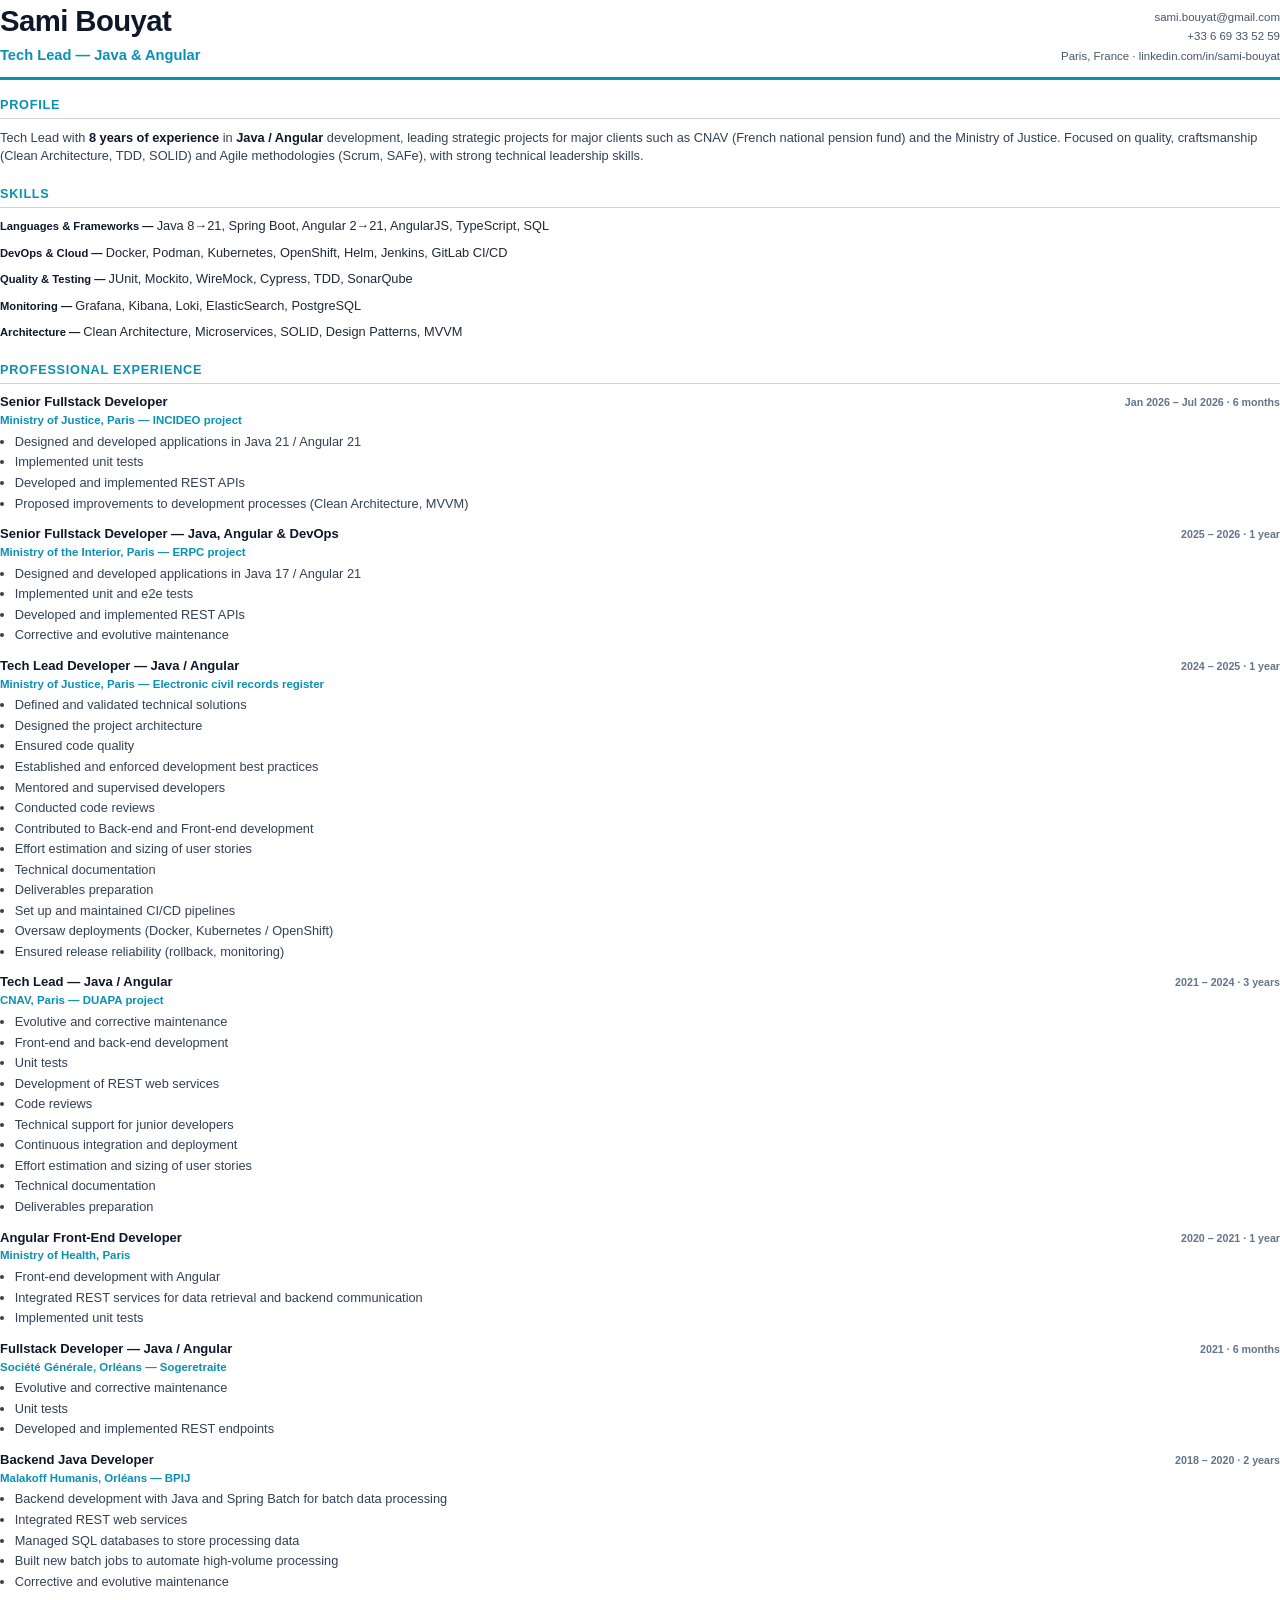
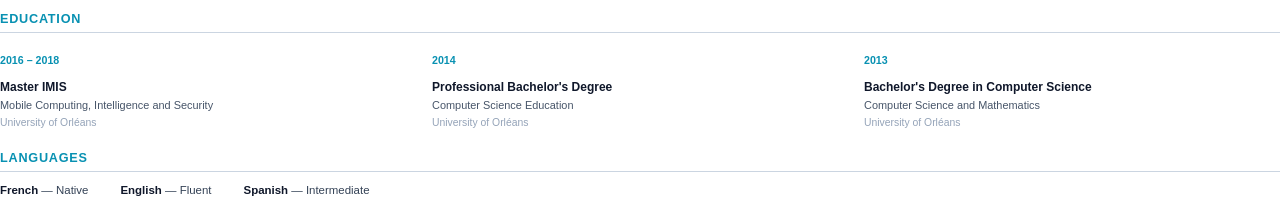
<file: cv-src/cv-en.html>
<!DOCTYPE html>
<html lang="en">
<head>
<meta charset="UTF-8">
<title>CV — Sami Bouyat</title>
<style>
  @page { size: A4; margin: 16mm 18mm; }
  * { box-sizing: border-box; }
  body {
    margin: 0;
    font-family: 'Helvetica Neue', Arial, sans-serif;
    color: #1f2937;
    font-size: 9.6pt;
    line-height: 1.45;
  }
  .header { display: flex; justify-content: space-between; align-items: flex-end; border-bottom: 2.5pt solid #0891b2; padding-bottom: 8pt; margin-bottom: 12pt; }
  .name { font-size: 22pt; font-weight: 700; color: #0f172a; margin: 0; letter-spacing: -0.02em; }
  .role { font-size: 11pt; font-weight: 600; color: #0891b2; margin: 2pt 0 0; }
  .contact { text-align: right; font-size: 8.6pt; color: #475569; line-height: 1.7; }
  .contact a { color: #475569; text-decoration: none; }

  h2.section {
    font-size: 9.5pt;
    text-transform: uppercase;
    letter-spacing: 0.06em;
    color: #0891b2;
    border-bottom: 0.75pt solid #cbd5e1;
    padding-bottom: 3pt;
    margin: 14pt 0 7pt;
  }
  h2.section:first-of-type { margin-top: 0; }

  .profile { margin: 0; color: #334155; }
  .profile strong { color: #0f172a; }

  .tags { display: flex; flex-wrap: wrap; gap: 4pt; margin: 0; }
  .tag {
    font-size: 7.8pt;
    color: #0f172a;
    background: #f1f5f9;
    border: 0.5pt solid #dbe3ec;
    border-radius: 8pt;
    padding: 2.2pt 7pt;
  }
  .skill-row { margin-bottom: 6pt; }
  .skill-row .cat { font-weight: 700; font-size: 8.4pt; color: #0f172a; display: inline; }

  .job { margin-bottom: 9pt; page-break-inside: avoid; }
  .job-head { display: flex; justify-content: space-between; align-items: baseline; gap: 8pt; }
  .job-title { font-weight: 700; font-size: 9.8pt; color: #0f172a; }
  .job-date { font-size: 8pt; color: #64748b; white-space: nowrap; font-weight: 600; }
  .job-company { font-size: 8.6pt; color: #0891b2; font-weight: 600; margin: 0 0 3pt; }
  .job ul { margin: 2pt 0 0; padding-left: 11pt; }
  .job li { margin-bottom: 1.5pt; color: #334155; }

  .edu-grid { display: flex; gap: 12pt; }
  .edu-item { flex: 1; }
  .edu-date { font-size: 8pt; color: #0891b2; font-weight: 700; }
  .edu-title { font-weight: 700; font-size: 9pt; color: #0f172a; margin: 1pt 0; }
  .edu-sub { font-size: 8.2pt; color: #475569; margin: 0; }
  .edu-school { font-size: 7.8pt; color: #94a3b8; margin: 1pt 0 0; }

  .lang-row { display: flex; gap: 24pt; }
  .lang-item { font-size: 8.6pt; color: #334155; }
  .lang-item b { color: #0f172a; }
</style>
</head>
<body>

  <div class="header">
    <div>
      <p class="name">Sami Bouyat</p>
      <p class="role">Tech Lead — Java &amp; Angular</p>
    </div>
    <div class="contact">
      sami.bouyat@gmail.com<br>
      +33 6 69 33 52 59<br>
      Paris, France · linkedin.com/in/sami-bouyat
    </div>
  </div>

  <h2 class="section">Profile</h2>
  <p class="profile">
    Tech Lead with <strong>8 years of experience</strong> in <strong>Java / Angular</strong> development, leading strategic
    projects for major clients such as CNAV (French national pension fund) and the Ministry of Justice. Focused on quality,
    craftsmanship (Clean Architecture, TDD, SOLID) and Agile methodologies (Scrum, SAFe), with strong technical leadership skills.
  </p>

  <h2 class="section">Skills</h2>
  <div class="skill-row"><span class="cat">Languages &amp; Frameworks — </span><span class="tags" style="display:inline">Java 8→21, Spring Boot, Angular 2→21, AngularJS, TypeScript, SQL</span></div>
  <div class="skill-row"><span class="cat">DevOps &amp; Cloud — </span><span class="tags" style="display:inline">Docker, Podman, Kubernetes, OpenShift, Helm, Jenkins, GitLab CI/CD</span></div>
  <div class="skill-row"><span class="cat">Quality &amp; Testing — </span><span class="tags" style="display:inline">JUnit, Mockito, WireMock, Cypress, TDD, SonarQube</span></div>
  <div class="skill-row"><span class="cat">Monitoring — </span><span class="tags" style="display:inline">Grafana, Kibana, Loki, ElasticSearch, PostgreSQL</span></div>
  <div class="skill-row"><span class="cat">Architecture — </span><span class="tags" style="display:inline">Clean Architecture, Microservices, SOLID, Design Patterns, MVVM</span></div>

  <h2 class="section">Professional Experience</h2>

  <div class="job">
    <div class="job-head"><span class="job-title">Senior Fullstack Developer</span><span class="job-date">Jan 2026 – Jul 2026 · 6 months</span></div>
    <p class="job-company">Ministry of Justice, Paris — INCIDEO project</p>
    <ul>
      <li>Designed and developed applications in Java 21 / Angular 21</li>
      <li>Implemented unit tests</li>
      <li>Developed and implemented REST APIs</li>
      <li>Proposed improvements to development processes (Clean Architecture, MVVM)</li>
    </ul>
  </div>

  <div class="job">
    <div class="job-head"><span class="job-title">Senior Fullstack Developer — Java, Angular &amp; DevOps</span><span class="job-date">2025 – 2026 · 1 year</span></div>
    <p class="job-company">Ministry of the Interior, Paris — ERPC project</p>
    <ul>
      <li>Designed and developed applications in Java 17 / Angular 21</li>
      <li>Implemented unit and e2e tests</li>
      <li>Developed and implemented REST APIs</li>
      <li>Corrective and evolutive maintenance</li>
    </ul>
  </div>

  <div class="job">
    <div class="job-head"><span class="job-title">Tech Lead Developer — Java / Angular</span><span class="job-date">2024 – 2025 · 1 year</span></div>
    <p class="job-company">Ministry of Justice, Paris — Electronic civil records register</p>
    <ul>
      <li>Defined and validated technical solutions</li>
      <li>Designed the project architecture</li>
      <li>Ensured code quality</li>
      <li>Established and enforced development best practices</li>
      <li>Mentored and supervised developers</li>
      <li>Conducted code reviews</li>
      <li>Contributed to Back-end and Front-end development</li>
      <li>Effort estimation and sizing of user stories</li>
      <li>Technical documentation</li>
      <li>Deliverables preparation</li>
      <li>Set up and maintained CI/CD pipelines</li>
      <li>Oversaw deployments (Docker, Kubernetes / OpenShift)</li>
      <li>Ensured release reliability (rollback, monitoring)</li>
    </ul>
  </div>

  <div class="job">
    <div class="job-head"><span class="job-title">Tech Lead — Java / Angular</span><span class="job-date">2021 – 2024 · 3 years</span></div>
    <p class="job-company">CNAV, Paris — DUAPA project</p>
    <ul>
      <li>Evolutive and corrective maintenance</li>
      <li>Front-end and back-end development</li>
      <li>Unit tests</li>
      <li>Development of REST web services</li>
      <li>Code reviews</li>
      <li>Technical support for junior developers</li>
      <li>Continuous integration and deployment</li>
      <li>Effort estimation and sizing of user stories</li>
      <li>Technical documentation</li>
      <li>Deliverables preparation</li>
    </ul>
  </div>

  <div class="job">
    <div class="job-head"><span class="job-title">Angular Front-End Developer</span><span class="job-date">2020 – 2021 · 1 year</span></div>
    <p class="job-company">Ministry of Health, Paris</p>
    <ul>
      <li>Front-end development with Angular</li>
      <li>Integrated REST services for data retrieval and backend communication</li>
      <li>Implemented unit tests</li>
    </ul>
  </div>

  <div class="job">
    <div class="job-head"><span class="job-title">Fullstack Developer — Java / Angular</span><span class="job-date">2021 · 6 months</span></div>
    <p class="job-company">Société Générale, Orléans — Sogeretraite</p>
    <ul>
      <li>Evolutive and corrective maintenance</li>
      <li>Unit tests</li>
      <li>Developed and implemented REST endpoints</li>
    </ul>
  </div>

  <div class="job">
    <div class="job-head"><span class="job-title">Backend Java Developer</span><span class="job-date">2018 – 2020 · 2 years</span></div>
    <p class="job-company">Malakoff Humanis, Orléans — BPIJ</p>
    <ul>
      <li>Backend development with Java and Spring Batch for batch data processing</li>
      <li>Integrated REST web services</li>
      <li>Managed SQL databases to store processing data</li>
      <li>Built new batch jobs to automate high-volume processing</li>
      <li>Corrective and evolutive maintenance</li>
    </ul>
  </div>

  <h2 class="section">Education</h2>
  <div class="edu-grid">
    <div class="edu-item">
      <p class="edu-date">2016 – 2018</p>
      <p class="edu-title">Master IMIS</p>
      <p class="edu-sub">Mobile Computing, Intelligence and Security</p>
      <p class="edu-school">University of Orléans</p>
    </div>
    <div class="edu-item">
      <p class="edu-date">2014</p>
      <p class="edu-title">Professional Bachelor's Degree</p>
      <p class="edu-sub">Computer Science Education</p>
      <p class="edu-school">University of Orléans</p>
    </div>
    <div class="edu-item">
      <p class="edu-date">2013</p>
      <p class="edu-title">Bachelor's Degree in Computer Science</p>
      <p class="edu-sub">Computer Science and Mathematics</p>
      <p class="edu-school">University of Orléans</p>
    </div>
  </div>

  <h2 class="section">Languages</h2>
  <div class="lang-row">
    <span class="lang-item"><b>French</b> — Native</span>
    <span class="lang-item"><b>English</b> — Fluent</span>
    <span class="lang-item"><b>Spanish</b> — Intermediate</span>
  </div>

</body>
</html>
</file>
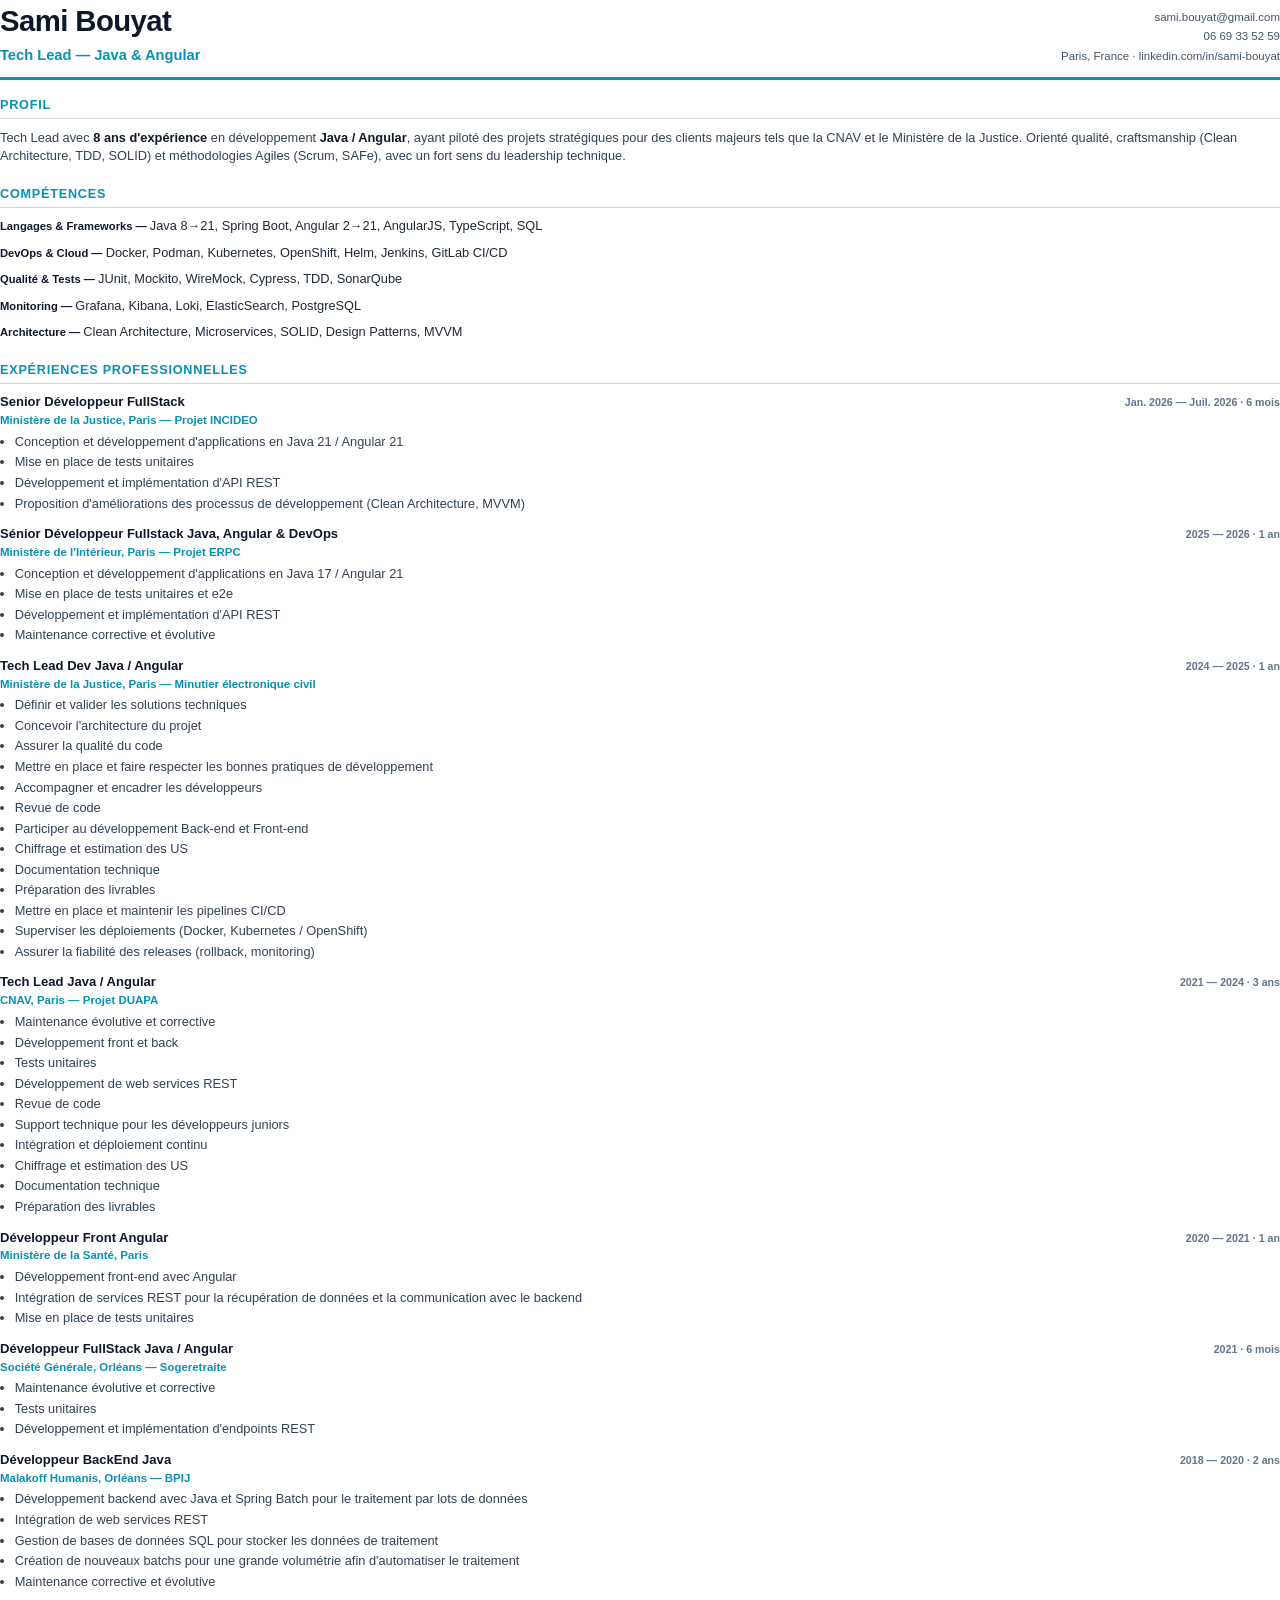
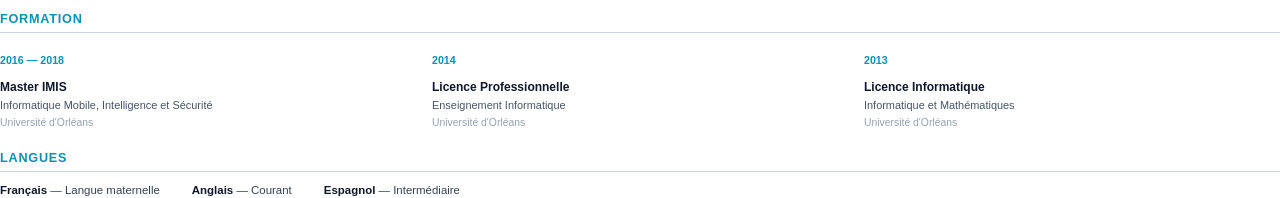
<file: cv-src/cv-fr.html>
<!DOCTYPE html>
<html lang="fr">
<head>
<meta charset="UTF-8">
<title>CV — Sami Bouyat</title>
<style>
  @page { size: A4; margin: 16mm 18mm; }
  * { box-sizing: border-box; }
  body {
    margin: 0;
    font-family: 'Helvetica Neue', Arial, sans-serif;
    color: #1f2937;
    font-size: 9.6pt;
    line-height: 1.45;
  }
  .header { display: flex; justify-content: space-between; align-items: flex-end; border-bottom: 2.5pt solid #0891b2; padding-bottom: 8pt; margin-bottom: 12pt; }
  .name { font-size: 22pt; font-weight: 700; color: #0f172a; margin: 0; letter-spacing: -0.02em; }
  .role { font-size: 11pt; font-weight: 600; color: #0891b2; margin: 2pt 0 0; }
  .contact { text-align: right; font-size: 8.6pt; color: #475569; line-height: 1.7; }
  .contact a { color: #475569; text-decoration: none; }

  h2.section {
    font-size: 9.5pt;
    text-transform: uppercase;
    letter-spacing: 0.06em;
    color: #0891b2;
    border-bottom: 0.75pt solid #cbd5e1;
    padding-bottom: 3pt;
    margin: 14pt 0 7pt;
  }
  h2.section:first-of-type { margin-top: 0; }

  .profile { margin: 0; color: #334155; }
  .profile strong { color: #0f172a; }

  .tags { display: flex; flex-wrap: wrap; gap: 4pt; margin: 0; }
  .tag {
    font-size: 7.8pt;
    color: #0f172a;
    background: #f1f5f9;
    border: 0.5pt solid #dbe3ec;
    border-radius: 8pt;
    padding: 2.2pt 7pt;
  }
  .skill-row { margin-bottom: 6pt; }
  .skill-row .cat { font-weight: 700; font-size: 8.4pt; color: #0f172a; display: inline; }

  .job { margin-bottom: 9pt; page-break-inside: avoid; }
  .job-head { display: flex; justify-content: space-between; align-items: baseline; gap: 8pt; }
  .job-title { font-weight: 700; font-size: 9.8pt; color: #0f172a; }
  .job-date { font-size: 8pt; color: #64748b; white-space: nowrap; font-weight: 600; }
  .job-company { font-size: 8.6pt; color: #0891b2; font-weight: 600; margin: 0 0 3pt; }
  .job ul { margin: 2pt 0 0; padding-left: 11pt; }
  .job li { margin-bottom: 1.5pt; color: #334155; }

  .edu-grid { display: flex; gap: 12pt; }
  .edu-item { flex: 1; }
  .edu-date { font-size: 8pt; color: #0891b2; font-weight: 700; }
  .edu-title { font-weight: 700; font-size: 9pt; color: #0f172a; margin: 1pt 0; }
  .edu-sub { font-size: 8.2pt; color: #475569; margin: 0; }
  .edu-school { font-size: 7.8pt; color: #94a3b8; margin: 1pt 0 0; }

  .lang-row { display: flex; gap: 24pt; }
  .lang-item { font-size: 8.6pt; color: #334155; }
  .lang-item b { color: #0f172a; }
</style>
</head>
<body>

  <div class="header">
    <div>
      <p class="name">Sami Bouyat</p>
      <p class="role">Tech Lead — Java &amp; Angular</p>
    </div>
    <div class="contact">
      sami.bouyat@gmail.com<br>
      06 69 33 52 59<br>
      Paris, France · linkedin.com/in/sami-bouyat
    </div>
  </div>

  <h2 class="section">Profil</h2>
  <p class="profile">
    Tech Lead avec <strong>8 ans d'expérience</strong> en développement <strong>Java / Angular</strong>, ayant piloté des projets
    stratégiques pour des clients majeurs tels que la CNAV et le Ministère de la Justice. Orienté qualité, craftsmanship
    (Clean Architecture, TDD, SOLID) et méthodologies Agiles (Scrum, SAFe), avec un fort sens du leadership technique.
  </p>

  <h2 class="section">Compétences</h2>
  <div class="skill-row"><span class="cat">Langages &amp; Frameworks — </span><span class="tags" style="display:inline">Java 8→21, Spring Boot, Angular 2→21, AngularJS, TypeScript, SQL</span></div>
  <div class="skill-row"><span class="cat">DevOps &amp; Cloud — </span><span class="tags" style="display:inline">Docker, Podman, Kubernetes, OpenShift, Helm, Jenkins, GitLab CI/CD</span></div>
  <div class="skill-row"><span class="cat">Qualité &amp; Tests — </span><span class="tags" style="display:inline">JUnit, Mockito, WireMock, Cypress, TDD, SonarQube</span></div>
  <div class="skill-row"><span class="cat">Monitoring — </span><span class="tags" style="display:inline">Grafana, Kibana, Loki, ElasticSearch, PostgreSQL</span></div>
  <div class="skill-row"><span class="cat">Architecture — </span><span class="tags" style="display:inline">Clean Architecture, Microservices, SOLID, Design Patterns, MVVM</span></div>

  <h2 class="section">Expériences professionnelles</h2>

  <div class="job">
    <div class="job-head"><span class="job-title">Senior Développeur FullStack</span><span class="job-date">Jan. 2026 — Juil. 2026 · 6 mois</span></div>
    <p class="job-company">Ministère de la Justice, Paris — Projet INCIDEO</p>
    <ul>
      <li>Conception et développement d'applications en Java 21 / Angular 21</li>
      <li>Mise en place de tests unitaires</li>
      <li>Développement et implémentation d'API REST</li>
      <li>Proposition d'améliorations des processus de développement (Clean Architecture, MVVM)</li>
    </ul>
  </div>

  <div class="job">
    <div class="job-head"><span class="job-title">Sénior Développeur Fullstack Java, Angular &amp; DevOps</span><span class="job-date">2025 — 2026 · 1 an</span></div>
    <p class="job-company">Ministère de l'Intérieur, Paris — Projet ERPC</p>
    <ul>
      <li>Conception et développement d'applications en Java 17 / Angular 21</li>
      <li>Mise en place de tests unitaires et e2e</li>
      <li>Développement et implémentation d'API REST</li>
      <li>Maintenance corrective et évolutive</li>
    </ul>
  </div>

  <div class="job">
    <div class="job-head"><span class="job-title">Tech Lead Dev Java / Angular</span><span class="job-date">2024 — 2025 · 1 an</span></div>
    <p class="job-company">Ministère de la Justice, Paris — Minutier électronique civil</p>
    <ul>
      <li>Définir et valider les solutions techniques</li>
      <li>Concevoir l'architecture du projet</li>
      <li>Assurer la qualité du code</li>
      <li>Mettre en place et faire respecter les bonnes pratiques de développement</li>
      <li>Accompagner et encadrer les développeurs</li>
      <li>Revue de code</li>
      <li>Participer au développement Back-end et Front-end</li>
      <li>Chiffrage et estimation des US</li>
      <li>Documentation technique</li>
      <li>Préparation des livrables</li>
      <li>Mettre en place et maintenir les pipelines CI/CD</li>
      <li>Superviser les déploiements (Docker, Kubernetes / OpenShift)</li>
      <li>Assurer la fiabilité des releases (rollback, monitoring)</li>
    </ul>
  </div>

  <div class="job">
    <div class="job-head"><span class="job-title">Tech Lead Java / Angular</span><span class="job-date">2021 — 2024 · 3 ans</span></div>
    <p class="job-company">CNAV, Paris — Projet DUAPA</p>
    <ul>
      <li>Maintenance évolutive et corrective</li>
      <li>Développement front et back</li>
      <li>Tests unitaires</li>
      <li>Développement de web services REST</li>
      <li>Revue de code</li>
      <li>Support technique pour les développeurs juniors</li>
      <li>Intégration et déploiement continu</li>
      <li>Chiffrage et estimation des US</li>
      <li>Documentation technique</li>
      <li>Préparation des livrables</li>
    </ul>
  </div>

  <div class="job">
    <div class="job-head"><span class="job-title">Développeur Front Angular</span><span class="job-date">2020 — 2021 · 1 an</span></div>
    <p class="job-company">Ministère de la Santé, Paris</p>
    <ul>
      <li>Développement front-end avec Angular</li>
      <li>Intégration de services REST pour la récupération de données et la communication avec le backend</li>
      <li>Mise en place de tests unitaires</li>
    </ul>
  </div>

  <div class="job">
    <div class="job-head"><span class="job-title">Développeur FullStack Java / Angular</span><span class="job-date">2021 · 6 mois</span></div>
    <p class="job-company">Société Générale, Orléans — Sogeretraite</p>
    <ul>
      <li>Maintenance évolutive et corrective</li>
      <li>Tests unitaires</li>
      <li>Développement et implémentation d'endpoints REST</li>
    </ul>
  </div>

  <div class="job">
    <div class="job-head"><span class="job-title">Développeur BackEnd Java</span><span class="job-date">2018 — 2020 · 2 ans</span></div>
    <p class="job-company">Malakoff Humanis, Orléans — BPIJ</p>
    <ul>
      <li>Développement backend avec Java et Spring Batch pour le traitement par lots de données</li>
      <li>Intégration de web services REST</li>
      <li>Gestion de bases de données SQL pour stocker les données de traitement</li>
      <li>Création de nouveaux batchs pour une grande volumétrie afin d'automatiser le traitement</li>
      <li>Maintenance corrective et évolutive</li>
    </ul>
  </div>

  <h2 class="section">Formation</h2>
  <div class="edu-grid">
    <div class="edu-item">
      <p class="edu-date">2016 — 2018</p>
      <p class="edu-title">Master IMIS</p>
      <p class="edu-sub">Informatique Mobile, Intelligence et Sécurité</p>
      <p class="edu-school">Université d'Orléans</p>
    </div>
    <div class="edu-item">
      <p class="edu-date">2014</p>
      <p class="edu-title">Licence Professionnelle</p>
      <p class="edu-sub">Enseignement Informatique</p>
      <p class="edu-school">Université d'Orléans</p>
    </div>
    <div class="edu-item">
      <p class="edu-date">2013</p>
      <p class="edu-title">Licence Informatique</p>
      <p class="edu-sub">Informatique et Mathématiques</p>
      <p class="edu-school">Université d'Orléans</p>
    </div>
  </div>

  <h2 class="section">Langues</h2>
  <div class="lang-row">
    <span class="lang-item"><b>Français</b> — Langue maternelle</span>
    <span class="lang-item"><b>Anglais</b> — Courant</span>
    <span class="lang-item"><b>Espagnol</b> — Intermédiaire</span>
  </div>

</body>
</html>
</file>
<file: css/style.css>
/* ============ Design Tokens ============ */
:root {
  --bg: #070b14;
  --bg-alt: #0b111e;
  --surface: #101a2c;
  --surface-2: #131f34;
  --border: rgba(148, 178, 220, 0.14);
  --border-strong: rgba(148, 178, 220, 0.28);
  --text: #eaf1fb;
  --text-dim: #9fb0c9;
  --text-faint: #6b7c96;
  --accent: #22d3ee;
  --accent-2: #3b82f6;
  --accent-soft: rgba(34, 211, 238, 0.12);
  --gradient: linear-gradient(120deg, #22d3ee 0%, #3b82f6 55%, #818cf8 100%);
  --font-head: "Space Grotesk", "Inter", sans-serif;
  --font-body: "Inter", sans-serif;
  --font-mono: "JetBrains Mono", monospace;
  --radius: 16px;
  --radius-sm: 10px;
  --shadow-lg: 0 20px 60px -20px rgba(0, 0, 0, 0.6);
  --container: 1120px;
}

* { box-sizing: border-box; }
html { scroll-behavior: smooth; }

body {
  margin: 0;
  background: var(--bg);
  color: var(--text);
  font-family: var(--font-body);
  line-height: 1.6;
  -webkit-font-smoothing: antialiased;
  overflow-x: hidden;
}

img { max-width: 100%; display: block; }
a { color: inherit; text-decoration: none; }
ul { list-style: none; margin: 0; padding: 0; }

.icon {
  width: 1em;
  height: 1em;
  vertical-align: -0.15em;
  flex-shrink: 0;
}
.icon-lg { width: 22px; height: 22px; }

.container {
  width: 100%;
  max-width: var(--container);
  margin: 0 auto;
  padding: 0 24px;
}

.text-gradient {
  background: var(--gradient);
  -webkit-background-clip: text;
  background-clip: text;
  color: transparent;
}

.noise-overlay {
  position: fixed;
  inset: 0;
  pointer-events: none;
  z-index: 2;
  opacity: 0.035;
  mix-blend-mode: overlay;
  background-image: url("data:image/svg+xml,%3Csvg xmlns='http://www.w3.org/2000/svg' width='120' height='120'%3E%3Cfilter id='n'%3E%3CfeTurbulence type='fractalNoise' baseFrequency='0.9' numOctaves='2' stitchTiles='stitch'/%3E%3C/filter%3E%3Crect width='100%25' height='100%25' filter='url(%23n)'/%3E%3C/svg%3E");
}

.code-bg-global {
  position: fixed;
  inset: 0;
  z-index: -1;
  pointer-events: none;
  background-image: url("../assets/code-bg.svg");
  background-repeat: repeat;
  background-size: 460px 460px;
  opacity: 0.09;
}

/* ============ Reveal Animation ============ */
.reveal {
  opacity: 0;
  transform: translateY(24px);
  transition: opacity 0.7s cubic-bezier(.2,.7,.3,1), transform 0.7s cubic-bezier(.2,.7,.3,1);
}
.reveal.in-view { opacity: 1; transform: translateY(0); }

/* ============ Nav ============ */
.nav {
  position: fixed;
  top: 0; left: 0; right: 0;
  z-index: 100;
  background: rgba(7, 11, 20, 0.7);
  backdrop-filter: blur(14px) saturate(140%);
  border-bottom: 1px solid transparent;
  transition: border-color 0.3s ease, background 0.3s ease;
}
.nav.scrolled {
  border-bottom-color: var(--border);
  background: rgba(7, 11, 20, 0.86);
}
.nav-inner {
  max-width: var(--container);
  margin: 0 auto;
  padding: 16px 24px;
  display: flex;
  align-items: center;
  gap: 32px;
}
.nav-logo {
  font-family: var(--font-head);
  font-weight: 700;
  font-size: 1.15rem;
  letter-spacing: 0.02em;
}
.nav-logo .dot { color: var(--accent); }
.nav-links {
  display: flex;
  gap: 28px;
  margin-left: 8px;
  flex: 1;
}
.nav-links a {
  font-size: 0.92rem;
  color: var(--text-dim);
  transition: color 0.2s ease;
  position: relative;
}
.nav-links a:hover { color: var(--text); }

.lang-switch {
  display: flex;
  align-items: center;
  gap: 2px;
  padding: 3px;
  border: 1px solid var(--border);
  border-radius: 999px;
  background: rgba(255, 255, 255, 0.02);
}
.lang-btn {
  display: inline-flex;
  align-items: center;
  gap: 6px;
  padding: 6px 10px;
  border: none;
  border-radius: 999px;
  background: transparent;
  color: var(--text-faint);
  font-family: var(--font-mono);
  font-size: 0.78rem;
  font-weight: 500;
  cursor: pointer;
  transition: background 0.2s ease, color 0.2s ease;
}
.lang-btn .flag {
  width: 18px;
  height: 12px;
  border-radius: 2px;
  overflow: hidden;
  flex-shrink: 0;
}
.lang-btn:hover { color: var(--text); }
.lang-btn.active {
  background: var(--accent-soft);
  color: var(--accent);
}

.nav-cv {
  display: inline-flex;
  align-items: center;
  gap: 7px;
  padding: 9px 16px;
  font-size: 0.85rem;
}
.nav-cta { margin-left: auto; }
.nav-toggle {
  display: none;
  flex-direction: column;
  justify-content: center;
  gap: 5px;
  width: 34px;
  height: 34px;
  background: none;
  border: 1px solid var(--border);
  border-radius: 8px;
  cursor: pointer;
  margin-left: auto;
}
.nav-toggle span {
  display: block;
  height: 2px;
  width: 16px;
  margin: 0 auto;
  background: var(--text);
  transition: transform 0.25s ease, opacity 0.25s ease;
}
.nav-toggle.open span:nth-child(1) { transform: translateY(7px) rotate(45deg); }
.nav-toggle.open span:nth-child(2) { opacity: 0; }
.nav-toggle.open span:nth-child(3) { transform: translateY(-7px) rotate(-45deg); }

/* ============ Buttons ============ */
.btn {
  display: inline-flex;
  align-items: center;
  justify-content: center;
  padding: 12px 24px;
  border-radius: 999px;
  font-size: 0.92rem;
  font-weight: 600;
  border: 1px solid transparent;
  cursor: pointer;
  transition: transform 0.2s ease, box-shadow 0.2s ease, background 0.2s ease, border-color 0.2s ease;
  white-space: nowrap;
}
.btn-primary {
  background: var(--gradient);
  color: #04121a;
  box-shadow: 0 8px 24px -8px rgba(34, 211, 238, 0.5);
}
.btn-primary:hover { transform: translateY(-2px); box-shadow: 0 12px 30px -8px rgba(34, 211, 238, 0.65); }
.btn-outline {
  border-color: var(--border-strong);
  color: var(--text);
  background: rgba(255,255,255,0.02);
}
.btn-outline:hover { border-color: var(--accent); color: var(--accent); transform: translateY(-2px); }
.btn-ghost {
  padding: 9px 18px;
  font-size: 0.85rem;
  border-color: var(--border);
  color: var(--text-dim);
}
.btn-ghost:hover { color: var(--accent); border-color: var(--accent); }

/* ============ Hero ============ */
.hero {
  position: relative;
  min-height: 100vh;
  display: flex;
  align-items: center;
  padding: 140px 0 80px;
  overflow: hidden;
}
.hero-bg { position: absolute; inset: 0; z-index: 0; }
.glow {
  position: absolute;
  border-radius: 50%;
  filter: blur(90px);
  opacity: 0.35;
}
.glow-1 {
  width: 480px; height: 480px;
  background: var(--accent);
  top: -120px; left: -100px;
}
.glow-2 {
  width: 420px; height: 420px;
  background: var(--accent-2);
  bottom: -140px; right: -80px;
  opacity: 0.28;
}
.grid-lines {
  position: absolute;
  inset: 0;
  background-image:
    linear-gradient(rgba(148,178,220,0.06) 1px, transparent 1px),
    linear-gradient(90deg, rgba(148,178,220,0.06) 1px, transparent 1px);
  background-size: 56px 56px;
  mask-image: radial-gradient(ellipse 80% 60% at 50% 20%, black 40%, transparent 90%);
}
.code-pattern {
  position: absolute;
  inset: 0;
  background-image: url('../assets/code-bg.svg');
  background-repeat: repeat;
  background-size: 460px 460px;
  opacity: 0.22;
  mask-image: radial-gradient(ellipse 55% 85% at 88% 45%, black 0%, black 25%, transparent 72%);
  -webkit-mask-image: radial-gradient(ellipse 55% 85% at 88% 45%, black 0%, black 25%, transparent 72%);
}
.hero-inner { position: relative; z-index: 1; max-width: 780px; }
.hero-eyebrow {
  display: inline-flex;
  align-items: center;
  gap: 8px;
  font-family: var(--font-mono);
  font-size: 0.82rem;
  color: var(--accent);
  background: var(--accent-soft);
  border: 1px solid rgba(34, 211, 238, 0.25);
  padding: 6px 14px;
  border-radius: 999px;
  margin-bottom: 28px;
}
.status-dot {
  width: 7px; height: 7px;
  border-radius: 50%;
  background: #34e37c;
  box-shadow: 0 0 0 0 rgba(52,227,124,0.6);
  animation: pulse 2s infinite;
}
@keyframes pulse {
  0% { box-shadow: 0 0 0 0 rgba(52,227,124,0.55); }
  70% { box-shadow: 0 0 0 8px rgba(52,227,124,0); }
  100% { box-shadow: 0 0 0 0 rgba(52,227,124,0); }
}
.hero-title {
  font-family: var(--font-head);
  font-size: clamp(2.6rem, 7vw, 4.6rem);
  line-height: 1.03;
  margin: 0 0 6px;
  font-weight: 700;
  letter-spacing: -0.02em;
}
.hero-role {
  font-family: var(--font-head);
  font-size: clamp(1.2rem, 3vw, 1.7rem);
  font-weight: 500;
  color: var(--text-dim);
  margin: 0 0 26px;
}
.hero-role .slash { color: var(--accent); margin: 0 6px; }
.hero-text {
  font-size: 1.08rem;
  color: var(--text-dim);
  max-width: 620px;
  margin: 0 0 36px;
}
.hero-text strong { color: var(--text); font-weight: 600; }
.hero-actions { display: flex; gap: 14px; flex-wrap: wrap; margin-bottom: 36px; }
.hero-meta {
  display: flex;
  gap: 24px;
  flex-wrap: wrap;
  font-family: var(--font-body);
  font-size: 0.92rem;
  font-weight: 500;
  color: var(--text-dim);
}
.hero-meta span { display: inline-flex; align-items: center; gap: 8px; }
.hero-meta .icon { color: var(--accent); }

.scroll-cue {
  position: absolute;
  bottom: 36px;
  left: 50%;
  transform: translateX(-50%);
  width: 26px;
  height: 42px;
  border: 1.5px solid var(--border-strong);
  border-radius: 20px;
  z-index: 1;
}
.scroll-cue span {
  position: absolute;
  top: 8px; left: 50%;
  width: 4px; height: 8px;
  margin-left: -2px;
  border-radius: 2px;
  background: var(--accent);
  animation: scrollcue 1.8s infinite;
}
@keyframes scrollcue {
  0% { opacity: 1; transform: translateY(0); }
  70% { opacity: 0; transform: translateY(14px); }
  100% { opacity: 0; }
}

/* ============ Stats Strip ============ */
.stats-strip {
  border-top: 1px solid var(--border);
  border-bottom: 1px solid var(--border);
  background: rgba(11, 17, 30, 0.94);
  padding: 40px 0;
}
.stats-grid {
  display: grid;
  grid-template-columns: repeat(4, 1fr);
  gap: 24px;
  text-align: center;
}
.stat { display: flex; flex-direction: column; gap: 6px; }
.stat-num {
  font-family: var(--font-head);
  font-size: clamp(1.7rem, 4vw, 2.4rem);
  font-weight: 700;
  background: var(--gradient);
  -webkit-background-clip: text;
  background-clip: text;
  color: transparent;
}
.stat-label { color: var(--text-faint); font-size: 0.85rem; }

/* ============ Clients ============ */
.clients-strip {
  padding: 56px 0;
  border-bottom: 1px solid var(--border);
  background: rgba(7, 11, 20, 0.94);
}
.clients-label {
  text-align: center;
  font-family: var(--font-mono);
  font-size: 0.8rem;
  letter-spacing: 0.08em;
  text-transform: uppercase;
  color: var(--text-faint);
  margin: 0 0 32px;
}
.clients-grid {
  display: flex;
  justify-content: center;
  flex-wrap: wrap;
  gap: 20px;
}
.client-badge {
  display: flex;
  flex-direction: column;
  align-items: center;
  gap: 8px;
  padding: 20px 22px;
  min-width: 150px;
  background: var(--surface);
  border: 1px solid var(--border);
  border-radius: var(--radius-sm);
  transition: border-color 0.25s ease, transform 0.25s ease;
}
.client-badge:hover { border-color: var(--accent); transform: translateY(-3px); }
.client-logo {
  display: flex;
  align-items: center;
  justify-content: center;
  height: 44px;
  width: 100px;
  background: #ffffff;
  border-radius: 8px;
  padding: 6px 10px;
}
.client-logo img {
  max-width: 100%;
  max-height: 100%;
  width: auto;
  height: auto;
  object-fit: contain;
}
.client-mark {
  display: flex;
  align-items: center;
  justify-content: center;
  height: 44px;
  font-family: var(--font-head);
  font-weight: 700;
  font-size: 1.15rem;
  letter-spacing: 0.02em;
  background: var(--gradient);
  -webkit-background-clip: text;
  background-clip: text;
  color: transparent;
}
.client-name {
  font-size: 0.72rem;
  color: var(--text-faint);
  text-align: center;
  line-height: 1.3;
}

/* ============ Sections ============ */
.section { padding: 110px 0; }
.section-alt { background: rgba(11, 17, 30, 0.94); }
.section-kicker {
  font-family: var(--font-mono);
  color: var(--accent);
  font-size: 0.85rem;
  letter-spacing: 0.06em;
  margin: 0 0 12px;
  text-transform: uppercase;
}
.section-title {
  font-family: var(--font-head);
  font-size: clamp(1.8rem, 4vw, 2.6rem);
  font-weight: 700;
  margin: 0 0 48px;
  letter-spacing: -0.01em;
  max-width: 680px;
}

/* ============ About ============ */
.about-grid {
  display: grid;
  grid-template-columns: 1.6fr 1fr;
  gap: 56px;
  align-items: start;
}
.about-text { color: var(--text-dim); font-size: 1.05rem; }
.about-text strong { color: var(--text); }
.about-side { display: flex; flex-direction: column; gap: 20px; }
.info-card {
  background: var(--surface);
  border: 1px solid var(--border);
  border-radius: var(--radius);
  padding: 24px;
}
.info-card h3 {
  font-family: var(--font-head);
  font-size: 1rem;
  margin: 0 0 16px;
  color: var(--text);
}
.lang-list { display: flex; flex-direction: column; gap: 12px; }
.lang-list li { display: flex; flex-direction: column; gap: 6px; font-size: 0.9rem; color: var(--text-dim); }
.lang-bar { display: block; height: 5px; background: rgba(255,255,255,0.06); border-radius: 999px; overflow: hidden; }
.lang-bar i { display: block; height: 100%; background: var(--gradient); border-radius: 999px; }
.social-list { display: flex; flex-direction: column; gap: 12px; }
.social-list a {
  display: inline-flex;
  align-items: center;
  gap: 10px;
  font-size: 0.9rem;
  color: var(--text-dim);
  transition: color 0.2s ease;
}
.social-list a .icon { color: var(--accent); }
.social-list a:hover { color: var(--accent); }

/* ============ Timeline ============ */
.timeline {
  position: relative;
  padding-left: 32px;
  border-left: 1px solid var(--border);
  display: flex;
  flex-direction: column;
  gap: 40px;
}
.tl-item { position: relative; }
.tl-marker {
  position: absolute;
  left: -37.5px;
  top: 6px;
  width: 12px;
  height: 12px;
  border-radius: 50%;
  background: var(--bg-alt);
  border: 2px solid var(--accent);
  box-shadow: 0 0 0 4px var(--accent-soft);
}
.section:not(.section-alt) .tl-marker { background: var(--bg); }
.tl-card {
  background: var(--surface);
  border: 1px solid var(--border);
  border-radius: var(--radius);
  padding: 28px 30px;
  transition: border-color 0.25s ease, transform 0.25s ease;
}
.tl-card:hover { border-color: var(--border-strong); transform: translateY(-2px); }
.tl-head {
  display: flex;
  justify-content: space-between;
  align-items: flex-start;
  gap: 16px;
  flex-wrap: wrap;
  margin-bottom: 14px;
}
.tl-head h3 {
  font-family: var(--font-head);
  font-size: 1.15rem;
  margin: 0 0 4px;
}
.tl-company { margin: 0; color: var(--accent); font-size: 0.92rem; font-weight: 500; }
.tl-date {
  font-family: var(--font-mono);
  font-size: 0.8rem;
  color: var(--text-faint);
  white-space: nowrap;
  padding-top: 4px;
}
.tl-desc { color: var(--text-dim); margin: 0 0 16px; font-size: 0.96rem; }
.tl-bullets { display: flex; flex-direction: column; gap: 8px; margin-bottom: 20px; }
.tl-bullets li {
  position: relative;
  padding-left: 18px;
  color: var(--text-dim);
  font-size: 0.92rem;
}
.tl-bullets li::before {
  content: "";
  position: absolute;
  left: 0; top: 8px;
  width: 6px; height: 6px;
  border-radius: 2px;
  background: var(--accent);
  opacity: 0.8;
}
.tl-bullets-wide {
  display: block;
  column-count: 2;
  column-gap: 28px;
}
.tl-bullets-wide li { break-inside: avoid; margin-bottom: 8px; }

.tag-row { display: flex; flex-wrap: wrap; gap: 8px; }
.tag {
  font-family: var(--font-mono);
  font-size: 0.75rem;
  color: var(--text-dim);
  background: rgba(255,255,255,0.04);
  border: 1px solid var(--border);
  padding: 5px 11px;
  border-radius: 999px;
}

/* ============ Skills ============ */
.skills-grid {
  display: grid;
  grid-template-columns: repeat(3, 1fr);
  gap: 22px;
}
.skill-card {
  background: var(--surface);
  border: 1px solid var(--border);
  border-radius: var(--radius);
  padding: 26px;
  transition: border-color 0.25s ease, transform 0.25s ease;
}
.skill-card:hover { border-color: var(--border-strong); transform: translateY(-3px); }
.skill-card h3 { font-family: var(--font-head); font-size: 1rem; margin: 0 0 16px; }

.skill-icon-badge {
  width: 44px;
  height: 44px;
  display: flex;
  align-items: center;
  justify-content: center;
  border-radius: 12px;
  margin-bottom: 16px;
}
.skill-icon-badge .icon { width: 22px; height: 22px; }
.badge-blue   { background: rgba(59, 130, 246, 0.14); color: #60a5fa; border: 1px solid rgba(59, 130, 246, 0.3); }
.badge-cyan   { background: rgba(34, 211, 238, 0.14); color: #22d3ee; border: 1px solid rgba(34, 211, 238, 0.3); }
.badge-green  { background: rgba(52, 211, 153, 0.14); color: #34d399; border: 1px solid rgba(52, 211, 153, 0.3); }
.badge-amber  { background: rgba(251, 191, 36, 0.14); color: #fbbf24; border: 1px solid rgba(251, 191, 36, 0.3); }
.badge-purple { background: rgba(167, 139, 250, 0.14); color: #a78bfa; border: 1px solid rgba(167, 139, 250, 0.3); }
.badge-pink   { background: rgba(244, 114, 182, 0.14); color: #f472b6; border: 1px solid rgba(244, 114, 182, 0.3); }

.skill-card:has(.badge-blue):hover   { border-color: rgba(59, 130, 246, 0.5); }
.skill-card:has(.badge-cyan):hover   { border-color: rgba(34, 211, 238, 0.5); }
.skill-card:has(.badge-green):hover  { border-color: rgba(52, 211, 153, 0.5); }
.skill-card:has(.badge-amber):hover  { border-color: rgba(251, 191, 36, 0.5); }
.skill-card:has(.badge-purple):hover { border-color: rgba(167, 139, 250, 0.5); }
.skill-card:has(.badge-pink):hover   { border-color: rgba(244, 114, 182, 0.5); }

/* ============ Education ============ */
.edu-grid {
  display: grid;
  grid-template-columns: repeat(3, 1fr);
  gap: 22px;
}
.edu-card {
  background: var(--surface);
  border: 1px solid var(--border);
  border-radius: var(--radius);
  padding: 28px;
  position: relative;
  overflow: hidden;
}
.edu-card::before {
  content: "";
  position: absolute;
  top: 0; left: 0;
  width: 100%; height: 3px;
  background: var(--gradient);
}
.edu-date {
  font-family: var(--font-mono);
  font-size: 0.78rem;
  color: var(--accent);
}
.edu-card h3 { font-family: var(--font-head); margin: 10px 0 6px; font-size: 1.1rem; }
.edu-card p { margin: 0; color: var(--text-dim); font-size: 0.92rem; }
.edu-school { color: var(--text-faint) !important; margin-top: 4px !important; }

/* ============ Contact ============ */
.contact { text-align: center; }
.contact-inner { display: flex; flex-direction: column; align-items: center; }
.contact-text { color: var(--text-dim); max-width: 560px; margin: 0 0 48px; font-size: 1.05rem; }
.contact-cards {
  width: 100%;
  display: grid;
  grid-template-columns: repeat(4, 1fr);
  gap: 16px;
}
.contact-card {
  background: var(--surface);
  border: 1px solid var(--border);
  border-radius: var(--radius);
  padding: 22px 18px;
  display: flex;
  flex-direction: column;
  gap: 8px;
  transition: border-color 0.25s ease, transform 0.25s ease;
}
.contact-card:hover { border-color: var(--accent); transform: translateY(-3px); }
.contact-card-static:hover { transform: none; border-color: var(--border); }
.contact-card .icon-lg { color: var(--accent); margin-bottom: 4px; }
.contact-label {
  font-family: var(--font-mono);
  font-size: 0.72rem;
  color: var(--text-faint);
  text-transform: uppercase;
  letter-spacing: 0.05em;
}
.contact-value { font-size: 0.95rem; font-weight: 600; word-break: break-word; }

/* ============ Footer ============ */
.footer { border-top: 1px solid var(--border); padding: 28px 0; }
.footer-inner {
  display: flex;
  justify-content: space-between;
  gap: 12px;
  flex-wrap: wrap;
  color: var(--text-faint);
  font-size: 0.82rem;
}

/* ============ Responsive ============ */
@media (max-width: 860px) {
  .about-grid { grid-template-columns: 1fr; }
  .skills-grid { grid-template-columns: repeat(2, 1fr); }
  .contact-cards { grid-template-columns: repeat(2, 1fr); }
  .edu-grid { grid-template-columns: repeat(2, 1fr); }
}

@media (max-width: 720px) {
  .nav-links { display: none; }
  .nav-cta { display: none; }
  .nav-toggle { display: flex; }
  .lang-switch { margin-left: auto; }
  .nav-cv span { display: none; }
  .nav-cv { padding: 9px 11px; }
  .nav-toggle { margin-left: 10px; }
  .nav.menu-open .nav-links {
    display: flex;
    position: absolute;
    top: 100%; left: 0; right: 0;
    flex-direction: column;
    background: rgba(7,11,20,0.98);
    border-bottom: 1px solid var(--border);
    padding: 20px 24px 26px;
    gap: 18px;
  }
  .stats-grid { grid-template-columns: repeat(2, 1fr); row-gap: 28px; }
  .contact-cards { grid-template-columns: 1fr; }
  .edu-grid { grid-template-columns: 1fr; }
  .section { padding: 76px 0; }
  .hero { padding-top: 120px; }
  .tl-head { flex-direction: column; }
  .tl-bullets-wide { column-count: 1; }
}
</file>
